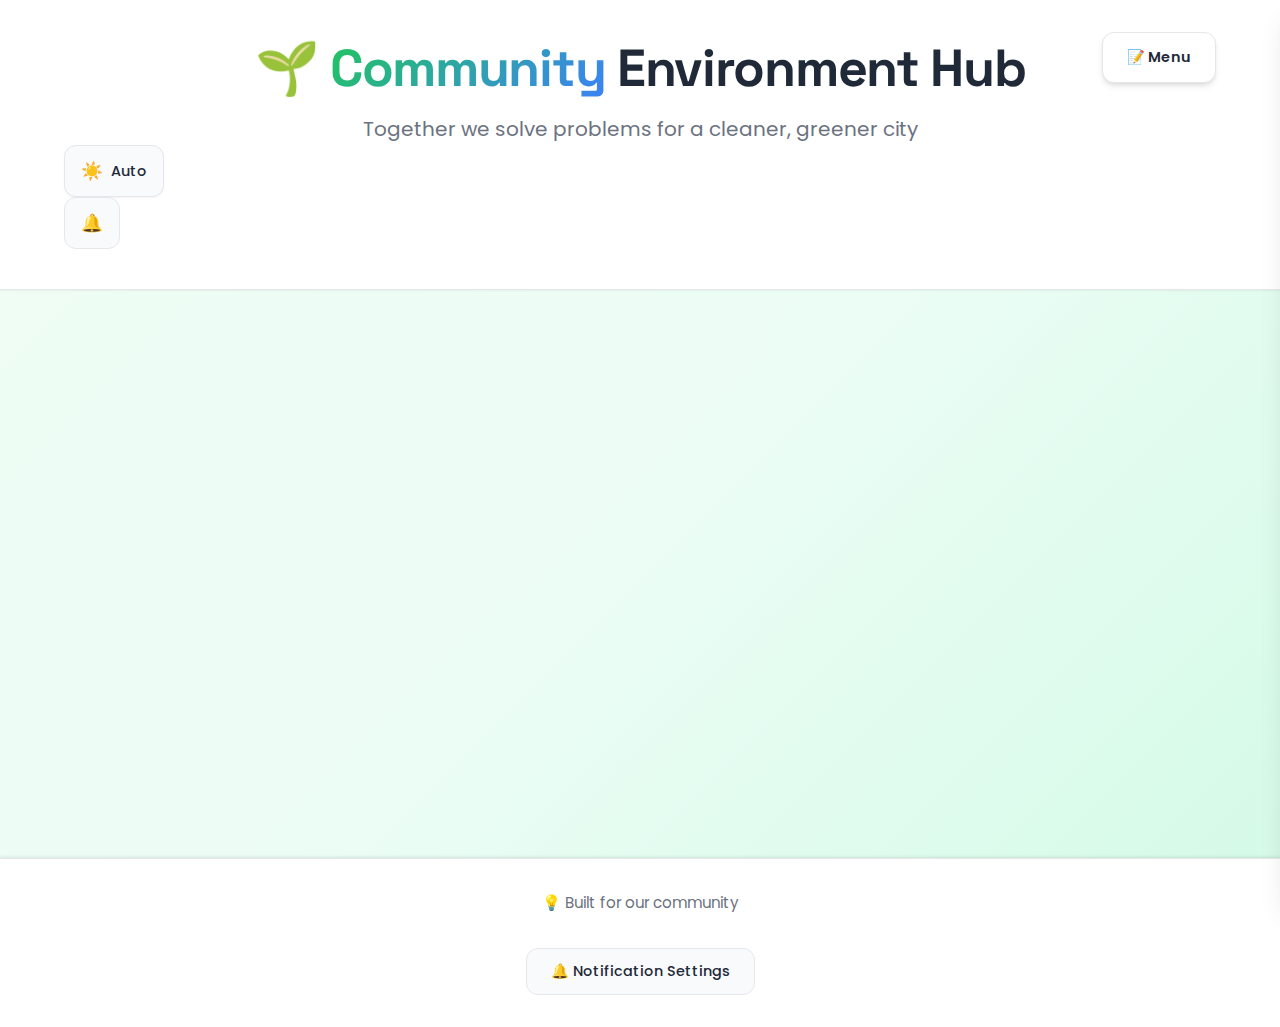
<file: index.html>
<!DOCTYPE html>
<html lang="en">
<head>
  <meta charset="UTF-8">
  <meta name="viewport" content="width=device-width, initial-scale=1.0">
  <meta name="theme-color" content="#059669">
  <meta name="description" content="Community-driven platform for reporting and tracking environmental issues">
  <title>Community Hub</title>
  <link rel="preconnect" href="https://fonts.googleapis.com">
  <link rel="preconnect" href="https://fonts.gstatic.com" crossorigin>
  <link href="https://fonts.googleapis.com/css2?family=Inter:wght@300;400;500;600;700;800&display=swap" rel="stylesheet">
  <link rel="stylesheet" href="global-enhancements.css">
  <link rel="manifest" href="manifest.json">
  <script src="theme-system.js"></script>
  <script src="notification-system.js"></script>
  
  <style>
    /* Modern Professional Community Hub Landing Page */
    @import url('https://fonts.googleapis.com/css2?family=Poppins:wght@300;400;500;600;700;800&family=Space+Grotesk:wght@300;400;500;600;700&family=JetBrains+Mono:wght@400;500&display=swap');
    
    :root {
      --primary: #22c55e;
      --primary-light: #4ade80;
      --primary-dark: #15803d;
      --accent: #0ea5e9;
      --accent-light: #38bdf8;
      --surface: #ffffff;
      --surface-dark: #f8fafc;
      --text-primary: #1f2937;
      --text-secondary: #6b7280;
      --text-light: #9ca3af;
      --border: #e5e7eb;
      --shadow-sm: 0 1px 2px 0 rgb(0 0 0 / 0.05);
      --shadow-md: 0 4px 6px -1px rgb(0 0 0 / 0.1), 0 2px 4px -2px rgb(0 0 0 / 0.1);
      --shadow-lg: 0 10px 15px -3px rgb(0 0 0 / 0.1), 0 4px 6px -4px rgb(0 0 0 / 0.1);
      --shadow-xl: 0 20px 25px -5px rgb(0 0 0 / 0.1), 0 8px 10px -6px rgb(0 0 0 / 0.1);
      --radius: 12px;
      --radius-lg: 16px;
      --radius-xl: 20px;
      --transition: all 0.3s cubic-bezier(0.4, 0, 0.2, 1);
    }
    
    * {
      margin: 0;
      padding: 0;
      box-sizing: border-box;
    }
    
    body.landing {
      font-family: 'Poppins', -apple-system, BlinkMacSystemFont, sans-serif;
      background: linear-gradient(135deg, #f0fdf4 0%, #ecfdf5 50%, #d1fae5 100%);
      color: var(--text-primary);
      min-height: 100vh;
      line-height: 1.6;
      font-weight: 400;
      -webkit-font-smoothing: antialiased;
      -moz-osx-font-smoothing: grayscale;
      margin: 0;
      padding: 0;
    }
    
    .main-container {
      min-height: 100vh;
      display: flex;
      flex-direction: column;
    }
    
    /* Ensure header is visible */
    header {
      display: block;
      position: relative;
      z-index: 100;
    }
    
    /* Header Section */
    header {
      background: var(--surface) !important;
      border-bottom: 1px solid var(--border);
      box-shadow: var(--shadow-sm);
      position: relative;
      z-index: 100;
      display: block !important;
      visibility: visible !important;
      opacity: 1 !important;
      width: 100%;
      min-height: 120px;
    }
    
    header .container {
      max-width: 1200px;
      margin: 0 auto;
      padding: 2.5rem 1.5rem;
      text-align: center;
      position: relative;
      min-height: 140px;
      display: flex !important;
      flex-direction: column;
      justify-content: center;
      align-items: center;
      visibility: visible !important;
      opacity: 1 !important;
    }
    
    header h1 {
      font-family: 'Space Grotesk', sans-serif !important;
      font-size: clamp(2.25rem, 5vw, 3.25rem) !important;
      font-weight: 700 !important;
      color: var(--text-primary) !important;
      margin-bottom: 1rem !important;
      letter-spacing: -0.025em;
      line-height: 1.1;
      display: block !important;
      visibility: visible !important;
      opacity: 1 !important;
      position: relative;
      z-index: 10;
    }
    
    header h1 .highlight {
      background: linear-gradient(135deg, var(--primary) 0%, var(--accent) 100%);
      background-clip: text;
      -webkit-background-clip: text;
      -webkit-text-fill-color: transparent;
      position: relative;
    }
    
    header p {
      font-size: 1.25rem !important;
      color: var(--text-secondary) !important;
      max-width: 600px;
      margin: 0 auto !important;
      font-weight: 400;
      display: block !important;
      visibility: visible !important;
      opacity: 1 !important;
      position: relative;
      z-index: 10;
    }
    
    .menu-btn {
      position: absolute !important;
      top: 2rem !important;
      right: 1.5rem !important;
      background: var(--surface) !important;
      border: 1px solid var(--border) !important;
      color: var(--text-primary) !important;
      padding: 0.875rem 1.5rem !important;
      border-radius: var(--radius) !important;
      font-family: 'Poppins', sans-serif !important;
      font-weight: 600 !important;
      font-size: 0.9rem !important;
      cursor: pointer !important;
      transition: var(--transition) !important;
      box-shadow: var(--shadow-md) !important;
      display: flex !important;
      align-items: center !important;
      gap: 0.5rem !important;
      z-index: 200 !important;
      visibility: visible !important;
      opacity: 1 !important;
    }
    
    .menu-btn:hover {
      background: var(--surface-dark) !important;
      border-color: var(--primary) !important;
      color: var(--primary) !important;
      box-shadow: var(--shadow-md) !important;
      transform: translateY(-1px) !important;
    }
    
    /* Main Content */
    .options {
      flex: 1;
      display: grid;
      grid-template-columns: repeat(auto-fit, minmax(300px, 1fr));
      gap: 2rem;
      max-width: 1200px;
      margin: 0 auto;
      padding: 2rem 1.5rem 4rem;
      align-items: stretch;
      justify-content: center;
    }
    
    /* Card Design */
    .card {
      background: var(--surface) !important;
      border: 1px solid var(--border);
      border-radius: var(--radius-lg);
      padding: 2rem;
      text-decoration: none;
      transition: var(--transition);
      box-shadow: var(--shadow-md);
      position: relative;
      overflow: hidden;
      display: flex;
      flex-direction: column;
      justify-content: center;
      text-align: center;
      min-height: 220px;
      height: auto;
    }
    
    .card::before {
      content: '';
      position: absolute;
      top: 0;
      left: 0;
      right: 0;
      height: 4px;
      background: linear-gradient(135deg, var(--primary), var(--accent));
      transform: scaleX(0);
      transform-origin: left;
      transition: transform 0.3s ease;
    }
    
    .card:hover::before {
      transform: scaleX(1);
    }
    
    .card:hover {
      border-color: var(--primary);
      box-shadow: var(--shadow-xl);
      transform: translateY(-8px);
    }
    
    .card .icon {
      font-size: 3rem;
      margin-bottom: 1.5rem;
      display: block;
    }
    
    .card h2 {
      font-family: 'Space Grotesk', sans-serif;
      font-size: 1.375rem;
      font-weight: 700;
      color: var(--text-primary) !important;
      margin-bottom: 1rem;
      line-height: 1.2;
      display: flex;
      align-items: center;
      justify-content: center;
      gap: 0.5rem;
    }
    
    .card p {
      color: var(--text-secondary) !important;
      font-size: 0.95rem;
      line-height: 1.5;
      margin: 0;
      opacity: 0.9;
    }
    
    .card.request {
      border-left: 4px solid #3b82f6;
    }
    
    .card.listed {
      border-left: 4px solid #8b5cf6;
    }
    
    .card.progress {
      border-left: 4px solid var(--primary);
    }
    
    .card.map {
      border-left: 4px solid #f59e0b;
    }
    
    /* Footer */
    footer {
      background: var(--surface);
      border-top: 1px solid var(--border);
      padding: 2rem 1.5rem;
      text-align: center;
      margin-top: auto;
      box-shadow: 0 -1px 3px 0 rgb(0 0 0 / 0.1);
    }
    
    footer p {
      color: var(--text-secondary);
      font-size: 0.95rem;
      margin-bottom: 2rem;
    }
    
    .footer-settings {
      display: flex;
      justify-content: center;
      gap: 1rem;
      flex-wrap: wrap;
    }
    
    .settings-btn {
      background: var(--surface-dark);
      border: 1px solid var(--border);
      color: var(--text-primary);
      padding: 0.75rem 1.5rem;
      border-radius: var(--radius);
      font-family: 'Poppins', sans-serif;
      font-weight: 500;
      font-size: 0.9rem;
      cursor: pointer;
      transition: var(--transition);
      display: flex;
      align-items: center;
      gap: 0.5rem;
    }
    
    .settings-btn:hover {
      background: var(--primary);
      border-color: var(--primary);
      color: white;
      box-shadow: var(--shadow-md);
      transform: translateY(-2px);
    }
    
    /* Navigation Overlay */
    .nav-overlay {
      position: fixed;
      inset: 0;
      background: rgba(0, 0, 0, 0.5);
      backdrop-filter: blur(8px);
      z-index: 1000;
      display: flex;
      align-items: center;
      justify-content: center;
      opacity: 0;
      visibility: hidden;
      transition: all 0.3s ease;
    }
    
    .nav-overlay.show {
      opacity: 1;
      visibility: visible;
    }
    
    .nav-content {
      background: var(--surface);
      border-radius: var(--radius-xl);
      padding: 2.5rem;
      min-width: 320px;
      max-width: 90vw;
      box-shadow: var(--shadow-xl);
      transform: scale(0.95) translateY(20px);
      transition: transform 0.3s ease;
      position: relative;
    }
    
    .nav-overlay.show .nav-content {
      transform: scale(1) translateY(0);
    }
    
    .nav-close {
      position: absolute;
      top: 1rem;
      right: 1rem;
      width: 32px;
      height: 32px;
      border-radius: 50%;
      background: var(--surface-dark);
      border: 1px solid var(--border);
      display: flex;
      align-items: center;
      justify-content: center;
      color: var(--text-secondary);
      text-decoration: none;
      font-size: 1.25rem;
      transition: var(--transition);
    }
    
    .nav-close:hover {
      background: #fee2e2;
      border-color: #fca5a5;
      color: #dc2626;
    }
    
    .nav-links {
      list-style: none;
      display: flex;
      flex-direction: column;
      gap: 0.75rem;
      margin-top: 1rem;
    }
    
    .nav-links a {
      display: flex;
      align-items: center;
      gap: 0.75rem;
      padding: 1rem 1.25rem;
      background: var(--surface-dark);
      border: 1px solid var(--border);
      border-radius: var(--radius);
      color: var(--text-primary);
      text-decoration: none;
      font-weight: 500;
      transition: var(--transition);
    }
    
    .nav-links a:hover {
      background: var(--primary);
      border-color: var(--primary);
      color: white;
      transform: translateX(4px);
    }
    
    /* Responsive Design */
    @media (max-width: 768px) {
      .options {
        grid-template-columns: 1fr;
        padding: 2rem 1rem 3rem;
        gap: 1.25rem;
      }
      
      .card {
        padding: 1.75rem 1.25rem;
        min-height: 200px;
      }
      
      header .container {
        padding: 1.25rem 1rem;
      }
      
      .menu-btn {
        top: 1.25rem !important;
        right: 1rem !important;
        padding: 0.625rem 1rem !important;
        font-size: 0.875rem !important;
      }
      
      .nav-content {
        margin: 0 1rem;
        padding: 1.5rem;
      }
    }
    
    @media (max-width: 480px) {
      header h1 {
        font-size: 2rem;
      }
      
      header p {
        font-size: 1.1rem;
      }
      
      .card h2 {
        font-size: 1.25rem;
        flex-direction: column;
        text-align: center;
        gap: 0.5rem;
      }
      
      .card .icon {
        font-size: 2.5rem;
        margin-bottom: 1rem;
      }
      
      .footer-settings {
        flex-direction: column;
        align-items: center;
      }
    }
    
    /* Accessibility */
    @media (prefers-reduced-motion: reduce) {
      *,
      *::before,
      *::after {
        animation-duration: 0.01ms !important;
        animation-iteration-count: 1 !important;
        transition-duration: 0.01ms !important;
      }
    }
    
    /* Focus styles for better accessibility */
    .menu-btn:focus,
    .settings-btn:focus,
    .nav-links a:focus,
    .card:focus {
      outline: 2px solid var(--primary);
      outline-offset: 2px;
    }
    
    /* Card animations */
    .card {
      opacity: 0;
      animation: fadeInUp 0.6s ease-out forwards;
    }
    
    @keyframes fadeInUp {
      from {
        opacity: 0;
        transform: translateY(30px);
      }
      to {
        opacity: 1;
        transform: translateY(0);
      }
    }
    
    .card:nth-child(1) { animation-delay: 0.2s; }
    .card:nth-child(2) { animation-delay: 0.4s; }
    .card:nth-child(3) { animation-delay: 0.6s; }
    .card:nth-child(4) { animation-delay: 0.8s; }
    
    /* Debug: Force header visibility */
    body header,
    body header .container,
    body header h1,
    body header p {
      display: block !important;
      visibility: visible !important;
      opacity: 1 !important;
      position: relative !important;
    }
  </style>
  <link rel="apple-touch-icon" href="data:image/svg+xml,<svg xmlns='http://www.w3.org/2000/svg' viewBox='0 0 100 100'><rect width='100' height='100' fill='%23667eea'/><text x='50' y='65' font-size='60' text-anchor='middle' fill='white'>🌱</text></svg>">
  <meta name="apple-mobile-web-app-capable" content="yes">
  <meta name="apple-mobile-web-app-status-bar-style" content="default">
  <meta name="apple-mobile-web-app-title" content="Community Hub">

</head>
<body class="landing">
  <!-- Navigation overlay -->
  <nav class="nav-overlay" id="navOverlay">
    <div class="nav-content">
      <a href="#" class="nav-close" id="navClose">&times;</a>
      <ul class="nav-links">
        <li><a href="Index.html">🏠 Home</a></li>
        <li><a href="request.html">📸 Report Issue</a></li>
        <li><a href="listed.html">📋 View Issues</a></li>
        <li><a href="progress.html">✅ Progress</a></li>
        <li><a href="map.html">🗺️ Interactive Map</a></li>
        <li><a href="test.html">🧪 System Test</a></li>
      </ul>
    </div>
  </nav>
  
  <div class="main-container">
    <header>
      <div class="container">
        <h1>🌱 <span class="highlight">Community</span> Environment Hub</h1>
        <p>Together we solve problems for a cleaner, greener city</p>
        <button onclick="toggleNav()" class="menu-btn" title="Open Navigation Menu">
          📝 Menu
        </button>
      </div>
    </header>

    <main class="options">
       <a href="request.html" class="card request stagger-item hover-lift">
        <h2>📸 Generate Request</h2>
        <p>Upload geo-tagged image & describe the problem</p>
      </a>

      <a href="listed.html" class="card listed stagger-item hover-lift">
        <h2>📋 Listed Problems</h2>
        <p>View submitted problems & their progress</p>
      </a>

      <a href="progress.html" class="card progress stagger-item hover-lift">
        <h2>✅ Progress Made</h2>
        <p>Check resolved issues with completion updates</p>
      </a>

      <a href="map.html" class="card map stagger-item hover-lift">
        <h2>🗺️ Interactive Map</h2>
        <p>View all issues on an interactive map with filters</p>
      </a>
    </main>
  
    <footer>
      <p>💡 Built for our community</p>
      <div class="footer-settings">
        <button id="notificationSettings" class="settings-btn">
          🔔 Notification Settings
        </button>
      </div>
    </footer>
  </div>
  
  <!-- PWA Installation prompt -->
  <div id="installPrompt" class="install-prompt" style="display: none;">
    <div class="install-content">
      <div class="install-header">
        <div class="install-icon">🌱</div>
        <div class="install-text">
          <h3>Install Community Hub</h3>
          <p>Add this app to your home screen for quick access and offline functionality!</p>
        </div>
      </div>
      <div class="install-actions">
        <button id="installBtn" class="install-btn-yes">Install App</button>
        <button id="dismissBtn" class="install-btn-no">Not now</button>
      </div>
    </div>
  </div>
  
  <script>
    // Service Worker Registration
    if ('serviceWorker' in navigator) {
      window.addEventListener('load', async () => {
        try {
          const registration = await navigator.serviceWorker.register('sw.js');
          console.log('🌱 Service Worker registered successfully:', registration.scope);
          
          // Check for updates
          registration.addEventListener('updatefound', () => {
            console.log('🔄 New service worker version found');
            const newWorker = registration.installing;
            newWorker.addEventListener('statechange', () => {
              if (newWorker.state === 'installed' && navigator.serviceWorker.controller) {
                // New content is available
                if (confirm('🆕 New version available! Refresh to update?')) {
                  window.location.reload();
                }
              }
            });
          });
        } catch (error) {
          console.error('❌ Service Worker registration failed:', error);
        }
      });
    }
    
    // PWA Install Prompt
    let deferredPrompt;
    const installPrompt = document.getElementById('installPrompt');
    const installBtn = document.getElementById('installBtn');
    const dismissBtn = document.getElementById('dismissBtn');
    
    window.addEventListener('beforeinstallprompt', (e) => {
      e.preventDefault();
      deferredPrompt = e;
      
      // Show custom install prompt after a delay
      setTimeout(() => {
        installPrompt.style.display = 'block';
        installPrompt.style.animation = 'slideUp 0.3s ease';
      }, 3000);
    });
    
    installBtn.addEventListener('click', async () => {
      if (deferredPrompt) {
        deferredPrompt.prompt();
        const { outcome } = await deferredPrompt.userChoice;
        console.log('PWA install outcome:', outcome);
        deferredPrompt = null;
      }
      installPrompt.style.display = 'none';
    });
    
    dismissBtn.addEventListener('click', () => {
      installPrompt.style.display = 'none';
      deferredPrompt = null;
      // Remember user's choice
      localStorage.setItem('installPromptDismissed', Date.now());
    });
    
    // Check if user previously dismissed
    const dismissed = localStorage.getItem('installPromptDismissed');
    if (dismissed && (Date.now() - dismissed) < 86400000 * 7) { // 7 days
      window.addEventListener('beforeinstallprompt', (e) => {
        e.preventDefault();
      });
    }
    
    // Notification permission request (only once per week)
    if ('Notification' in window && Notification.permission === 'default') {
      const notificationPromptShown = localStorage.getItem('notificationPromptShown');
      const oneWeekAgo = Date.now() - (7 * 24 * 60 * 60 * 1000); // 7 days in milliseconds
      
      if (!notificationPromptShown || parseInt(notificationPromptShown) < oneWeekAgo) {
        setTimeout(() => {
          const userWantsNotifications = confirm(
            '🔔 Would you like to receive notifications when you submit community issues?\n\n' +
            'You can change this later by clicking "Not now" to disable notifications completely.'
          );
          
          if (userWantsNotifications) {
            Notification.requestPermission();
          } else {
            // User declined, don't ask again for a week
            localStorage.setItem('notificationsDisabled', 'true');
          }
          
          // Remember that we've shown the prompt
          localStorage.setItem('notificationPromptShown', Date.now());
        }, 8000); // Increased delay to 8 seconds
      }
    }
    
    // Notification settings button
    document.getElementById('notificationSettings')?.addEventListener('click', () => {
      const currentStatus = Notification.permission;
      const isDisabled = localStorage.getItem('notificationsDisabled') === 'true';
      
      let message = `Current notification status: ${currentStatus}\n`;
      if (isDisabled) {
        message += 'Notifications are currently disabled by your choice.\n\n';
      }
      message += 'What would you like to do?\n\n';
      message += '1. Click OK to enable/request notifications\n';
      message += '2. Click Cancel to disable notifications';
      
      if (confirm(message)) {
        // User wants to enable notifications
        localStorage.removeItem('notificationsDisabled');
        if (currentStatus === 'default') {
          Notification.requestPermission();
        }
        alert('🔔 Notifications enabled! You\'ll receive notifications when submitting issues.');
      } else {
        // User wants to disable notifications
        localStorage.setItem('notificationsDisabled', 'true');
        alert('🔕 Notifications disabled. You won\'t receive any notification prompts.');
      }
    });
    
    // Navigation overlay functionality
    const navOverlay = document.getElementById('navOverlay');
    const navClose = document.getElementById('navClose');
    
    // Add menu button functionality (if you add a menu button later)
    function toggleNav() {
      navOverlay.classList.toggle('show');
    }
    
    // Close navigation
    if (navClose) {
      navClose.addEventListener('click', () => {
        navOverlay.classList.remove('show');
      });
    }
    
    // Close nav when clicking outside
    navOverlay.addEventListener('click', (e) => {
      if (e.target === navOverlay) {
        navOverlay.classList.remove('show');
      }
    });
    
    // Add keyboard support for navigation
    document.addEventListener('keydown', (e) => {
      if (e.key === 'Escape' && navOverlay.classList.contains('show')) {
        navOverlay.classList.remove('show');
      }
    });
  </script>
</body>
</html>
</file>
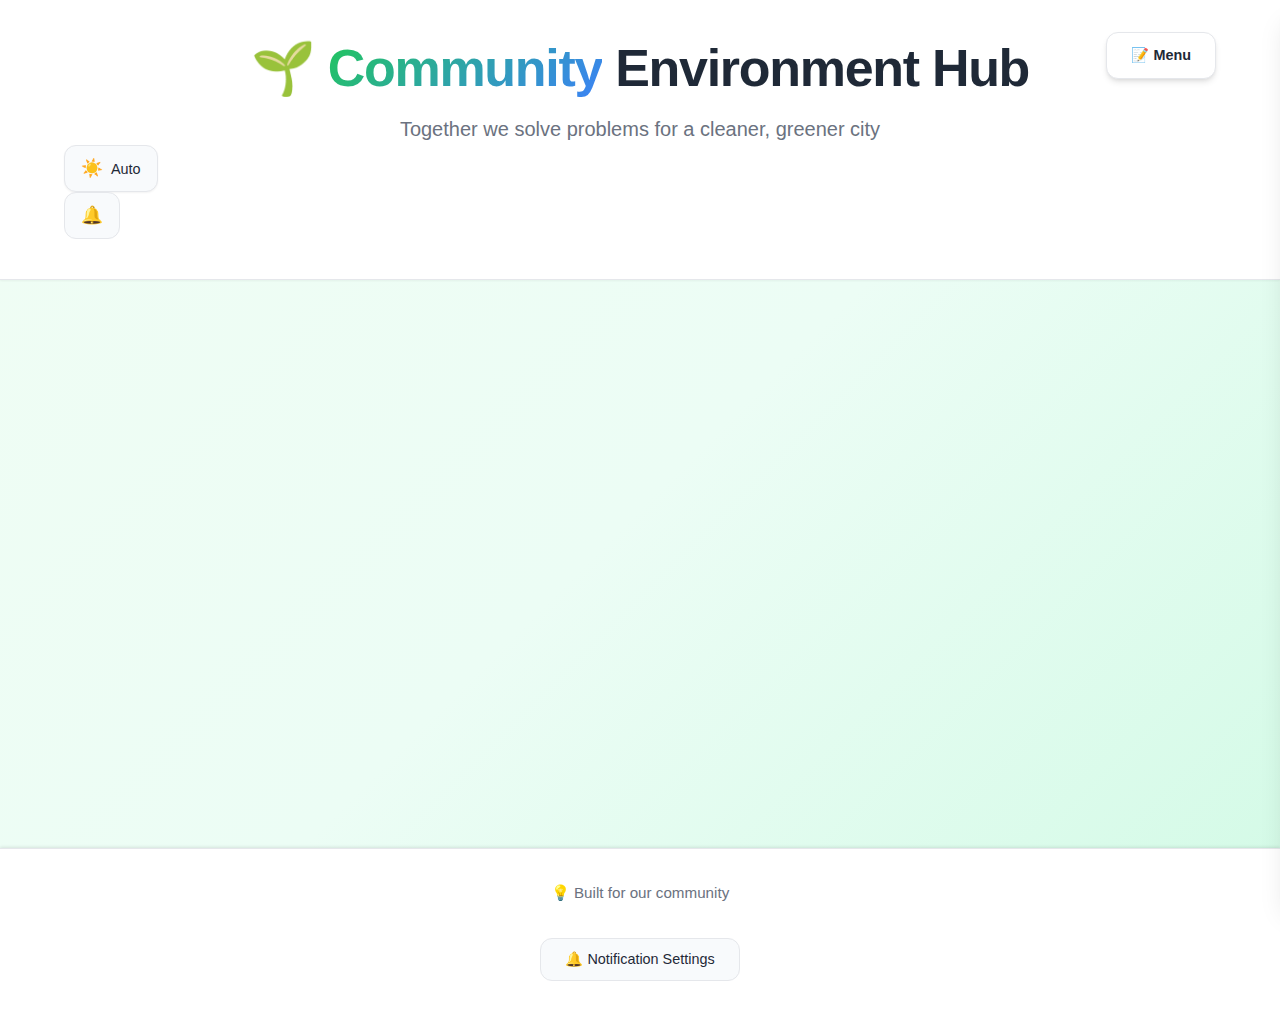
<file: Index.html>
<!DOCTYPE html>
<html lang="en">
<head>
  <meta charset="UTF-8">
  <meta name="viewport" content="width=device-width, initial-scale=1.0">
  <meta name="theme-color" content="#059669">
  <meta name="description" content="Community-driven platform for reporting and tracking environmental issues">
  <title>Community Hub</title>
  <link rel="preconnect" href="https://fonts.googleapis.com">
  <link rel="preconnect" href="https://fonts.gstatic.com" crossorigin>
  <link href="https://fonts.googleapis.com/css2?family=Inter:wght@300;400;500;600;700;800&display=swap" rel="stylesheet">
  <link rel="stylesheet" href="global-enhancements.css">
  <link rel="manifest" href="manifest.json">
  <script src="theme-system.js"></script>
  <script src="notification-system.js"></script>
  
  <style>
    /* Modern Professional Community Hub Landing Page */
    @import url('https://fonts.googleapis.com/css2?family=Poppins:wght@300;400;500;600;700;800&family=Space+Grotesk:wght@300;400;500;600;700&family=JetBrains+Mono:wght@400;500&display=swap');
    
    :root {
      --primary: #22c55e;
      --primary-light: #4ade80;
      --primary-dark: #15803d;
      --accent: #0ea5e9;
      --accent-light: #38bdf8;
      --surface: #ffffff;
      --surface-dark: #f8fafc;
      --text-primary: #1f2937;
      --text-secondary: #6b7280;
      --text-light: #9ca3af;
      --border: #e5e7eb;
      --shadow-sm: 0 1px 2px 0 rgb(0 0 0 / 0.05);
      --shadow-md: 0 4px 6px -1px rgb(0 0 0 / 0.1), 0 2px 4px -2px rgb(0 0 0 / 0.1);
      --shadow-lg: 0 10px 15px -3px rgb(0 0 0 / 0.1), 0 4px 6px -4px rgb(0 0 0 / 0.1);
      --shadow-xl: 0 20px 25px -5px rgb(0 0 0 / 0.1), 0 8px 10px -6px rgb(0 0 0 / 0.1);
      --radius: 12px;
      --radius-lg: 16px;
      --radius-xl: 20px;
      --transition: all 0.3s cubic-bezier(0.4, 0, 0.2, 1);
    }
    
    * {
      margin: 0;
      padding: 0;
      box-sizing: border-box;
    }
    
    body.landing {
      font-family: 'Poppins', -apple-system, BlinkMacSystemFont, sans-serif;
      background: linear-gradient(135deg, #f0fdf4 0%, #ecfdf5 50%, #d1fae5 100%);
      color: var(--text-primary);
      min-height: 100vh;
      line-height: 1.6;
      font-weight: 400;
      -webkit-font-smoothing: antialiased;
      -moz-osx-font-smoothing: grayscale;
      margin: 0;
      padding: 0;
    }
    
    .main-container {
      min-height: 100vh;
      display: flex;
      flex-direction: column;
    }
    
    /* Ensure header is visible */
    header {
      display: block;
      position: relative;
      z-index: 100;
    }
    
    /* Header Section */
    header {
      background: var(--surface) !important;
      border-bottom: 1px solid var(--border);
      box-shadow: var(--shadow-sm);
      position: relative;
      z-index: 100;
      display: block !important;
      visibility: visible !important;
      opacity: 1 !important;
      width: 100%;
      min-height: 120px;
    }
    
    header .container {
      max-width: 1200px;
      margin: 0 auto;
      padding: 2.5rem 1.5rem;
      text-align: center;
      position: relative;
      min-height: 140px;
      display: flex !important;
      flex-direction: column;
      justify-content: center;
      align-items: center;
      visibility: visible !important;
      opacity: 1 !important;
    }
    
    header h1 {
      font-family: 'Space Grotesk', sans-serif !important;
      font-size: clamp(2.25rem, 5vw, 3.25rem) !important;
      font-weight: 700 !important;
      color: var(--text-primary) !important;
      margin-bottom: 1rem !important;
      letter-spacing: -0.025em;
      line-height: 1.1;
      display: block !important;
      visibility: visible !important;
      opacity: 1 !important;
      position: relative;
      z-index: 10;
    }
    
    header h1 .highlight {
      background: linear-gradient(135deg, var(--primary) 0%, var(--accent) 100%);
      background-clip: text;
      -webkit-background-clip: text;
      -webkit-text-fill-color: transparent;
      position: relative;
    }
    
    header p {
      font-size: 1.25rem !important;
      color: var(--text-secondary) !important;
      max-width: 600px;
      margin: 0 auto !important;
      font-weight: 400;
      display: block !important;
      visibility: visible !important;
      opacity: 1 !important;
      position: relative;
      z-index: 10;
    }
    
    .menu-btn {
      position: absolute !important;
      top: 2rem !important;
      right: 1.5rem !important;
      background: var(--surface) !important;
      border: 1px solid var(--border) !important;
      color: var(--text-primary) !important;
      padding: 0.875rem 1.5rem !important;
      border-radius: var(--radius) !important;
      font-family: 'Poppins', sans-serif !important;
      font-weight: 600 !important;
      font-size: 0.9rem !important;
      cursor: pointer !important;
      transition: var(--transition) !important;
      box-shadow: var(--shadow-md) !important;
      display: flex !important;
      align-items: center !important;
      gap: 0.5rem !important;
      z-index: 200 !important;
      visibility: visible !important;
      opacity: 1 !important;
    }
    
    .menu-btn:hover {
      background: var(--surface-dark) !important;
      border-color: var(--primary) !important;
      color: var(--primary) !important;
      box-shadow: var(--shadow-md) !important;
      transform: translateY(-1px) !important;
    }
    
    /* Main Content */
    .options {
      flex: 1;
      display: grid;
      grid-template-columns: repeat(auto-fit, minmax(300px, 1fr));
      gap: 2rem;
      max-width: 1200px;
      margin: 0 auto;
      padding: 2rem 1.5rem 4rem;
      align-items: stretch;
      justify-content: center;
    }
    
    /* Card Design */
    .card {
      background: var(--surface) !important;
      border: 1px solid var(--border);
      border-radius: var(--radius-lg);
      padding: 2rem;
      text-decoration: none;
      transition: var(--transition);
      box-shadow: var(--shadow-md);
      position: relative;
      overflow: hidden;
      display: flex;
      flex-direction: column;
      justify-content: center;
      text-align: center;
      min-height: 220px;
      height: auto;
    }
    
    .card::before {
      content: '';
      position: absolute;
      top: 0;
      left: 0;
      right: 0;
      height: 4px;
      background: linear-gradient(135deg, var(--primary), var(--accent));
      transform: scaleX(0);
      transform-origin: left;
      transition: transform 0.3s ease;
    }
    
    .card:hover::before {
      transform: scaleX(1);
    }
    
    .card:hover {
      border-color: var(--primary);
      box-shadow: var(--shadow-xl);
      transform: translateY(-8px);
    }
    
    .card .icon {
      font-size: 3rem;
      margin-bottom: 1.5rem;
      display: block;
    }
    
    .card h2 {
      font-family: 'Space Grotesk', sans-serif;
      font-size: 1.375rem;
      font-weight: 700;
      color: var(--text-primary) !important;
      margin-bottom: 1rem;
      line-height: 1.2;
      display: flex;
      align-items: center;
      justify-content: center;
      gap: 0.5rem;
    }
    
    .card p {
      color: var(--text-secondary) !important;
      font-size: 0.95rem;
      line-height: 1.5;
      margin: 0;
      opacity: 0.9;
    }
    
    .card.request {
      border-left: 4px solid #3b82f6;
    }
    
    .card.listed {
      border-left: 4px solid #8b5cf6;
    }
    
    .card.progress {
      border-left: 4px solid var(--primary);
    }
    
    .card.map {
      border-left: 4px solid #f59e0b;
    }
    
    /* Footer */
    footer {
      background: var(--surface);
      border-top: 1px solid var(--border);
      padding: 2rem 1.5rem;
      text-align: center;
      margin-top: auto;
      box-shadow: 0 -1px 3px 0 rgb(0 0 0 / 0.1);
    }
    
    footer p {
      color: var(--text-secondary);
      font-size: 0.95rem;
      margin-bottom: 2rem;
    }
    
    .footer-settings {
      display: flex;
      justify-content: center;
      gap: 1rem;
      flex-wrap: wrap;
    }
    
    .settings-btn {
      background: var(--surface-dark);
      border: 1px solid var(--border);
      color: var(--text-primary);
      padding: 0.75rem 1.5rem;
      border-radius: var(--radius);
      font-family: 'Poppins', sans-serif;
      font-weight: 500;
      font-size: 0.9rem;
      cursor: pointer;
      transition: var(--transition);
      display: flex;
      align-items: center;
      gap: 0.5rem;
    }
    
    .settings-btn:hover {
      background: var(--primary);
      border-color: var(--primary);
      color: white;
      box-shadow: var(--shadow-md);
      transform: translateY(-2px);
    }
    
    /* Navigation Overlay */
    .nav-overlay {
      position: fixed;
      inset: 0;
      background: rgba(0, 0, 0, 0.5);
      backdrop-filter: blur(8px);
      z-index: 1000;
      display: flex;
      align-items: center;
      justify-content: center;
      opacity: 0;
      visibility: hidden;
      transition: all 0.3s ease;
    }
    
    .nav-overlay.show {
      opacity: 1;
      visibility: visible;
    }
    
    .nav-content {
      background: var(--surface);
      border-radius: var(--radius-xl);
      padding: 2.5rem;
      min-width: 320px;
      max-width: 90vw;
      box-shadow: var(--shadow-xl);
      transform: scale(0.95) translateY(20px);
      transition: transform 0.3s ease;
      position: relative;
    }
    
    .nav-overlay.show .nav-content {
      transform: scale(1) translateY(0);
    }
    
    .nav-close {
      position: absolute;
      top: 1rem;
      right: 1rem;
      width: 32px;
      height: 32px;
      border-radius: 50%;
      background: var(--surface-dark);
      border: 1px solid var(--border);
      display: flex;
      align-items: center;
      justify-content: center;
      color: var(--text-secondary);
      text-decoration: none;
      font-size: 1.25rem;
      transition: var(--transition);
    }
    
    .nav-close:hover {
      background: #fee2e2;
      border-color: #fca5a5;
      color: #dc2626;
    }
    
    .nav-links {
      list-style: none;
      display: flex;
      flex-direction: column;
      gap: 0.75rem;
      margin-top: 1rem;
    }
    
    .nav-links a {
      display: flex;
      align-items: center;
      gap: 0.75rem;
      padding: 1rem 1.25rem;
      background: var(--surface-dark);
      border: 1px solid var(--border);
      border-radius: var(--radius);
      color: var(--text-primary);
      text-decoration: none;
      font-weight: 500;
      transition: var(--transition);
    }
    
    .nav-links a:hover {
      background: var(--primary);
      border-color: var(--primary);
      color: white;
      transform: translateX(4px);
    }
    
    /* Responsive Design */
    @media (max-width: 768px) {
      .options {
        grid-template-columns: 1fr;
        padding: 2rem 1rem 3rem;
        gap: 1.25rem;
      }
      
      .card {
        padding: 1.75rem 1.25rem;
        min-height: 200px;
      }
      
      header .container {
        padding: 1.25rem 1rem;
      }
      
      .menu-btn {
        top: 1.25rem !important;
        right: 1rem !important;
        padding: 0.625rem 1rem !important;
        font-size: 0.875rem !important;
      }
      
      .nav-content {
        margin: 0 1rem;
        padding: 1.5rem;
      }
    }
    
    @media (max-width: 480px) {
      header h1 {
        font-size: 2rem;
      }
      
      header p {
        font-size: 1.1rem;
      }
      
      .card h2 {
        font-size: 1.25rem;
        flex-direction: column;
        text-align: center;
        gap: 0.5rem;
      }
      
      .card .icon {
        font-size: 2.5rem;
        margin-bottom: 1rem;
      }
      
      .footer-settings {
        flex-direction: column;
        align-items: center;
      }
    }
    
    /* Accessibility */
    @media (prefers-reduced-motion: reduce) {
      *,
      *::before,
      *::after {
        animation-duration: 0.01ms !important;
        animation-iteration-count: 1 !important;
        transition-duration: 0.01ms !important;
      }
    }
    
    /* Focus styles for better accessibility */
    .menu-btn:focus,
    .settings-btn:focus,
    .nav-links a:focus,
    .card:focus {
      outline: 2px solid var(--primary);
      outline-offset: 2px;
    }
    
    /* Card animations */
    .card {
      opacity: 0;
      animation: fadeInUp 0.6s ease-out forwards;
    }
    
    @keyframes fadeInUp {
      from {
        opacity: 0;
        transform: translateY(30px);
      }
      to {
        opacity: 1;
        transform: translateY(0);
      }
    }
    
    .card:nth-child(1) { animation-delay: 0.2s; }
    .card:nth-child(2) { animation-delay: 0.4s; }
    .card:nth-child(3) { animation-delay: 0.6s; }
    .card:nth-child(4) { animation-delay: 0.8s; }
    
    /* Debug: Force header visibility */
    body header,
    body header .container,
    body header h1,
    body header p {
      display: block !important;
      visibility: visible !important;
      opacity: 1 !important;
      position: relative !important;
    }
  </style>
  <link rel="apple-touch-icon" href="data:image/svg+xml,<svg xmlns='http://www.w3.org/2000/svg' viewBox='0 0 100 100'><rect width='100' height='100' fill='%23667eea'/><text x='50' y='65' font-size='60' text-anchor='middle' fill='white'>🌱</text></svg>">
  <meta name="apple-mobile-web-app-capable" content="yes">
  <meta name="apple-mobile-web-app-status-bar-style" content="default">
  <meta name="apple-mobile-web-app-title" content="Community Hub">

</head>
<body class="landing">
  <!-- Navigation overlay -->
  <nav class="nav-overlay" id="navOverlay">
    <div class="nav-content">
      <a href="#" class="nav-close" id="navClose">&times;</a>
      <ul class="nav-links">
        <li><a href="Index.html">🏠 Home</a></li>
        <li><a href="request.html">📸 Report Issue</a></li>
        <li><a href="listed.html">📋 View Issues</a></li>
        <li><a href="progress.html">✅ Progress</a></li>
        <li><a href="map.html">🗺️ Interactive Map</a></li>
        <li><a href="test.html">🧪 System Test</a></li>
      </ul>
    </div>
  </nav>
  
  <div class="main-container">
    <header>
      <div class="container">
        <h1>🌱 <span class="highlight">Community</span> Environment Hub</h1>
        <p>Together we solve problems for a cleaner, greener city</p>
        <button onclick="toggleNav()" class="menu-btn" title="Open Navigation Menu">
          📝 Menu
        </button>
      </div>
    </header>

    <main class="options">
       <a href="request.html" class="card request stagger-item hover-lift">
        <h2>📸 Generate Request</h2>
        <p>Upload geo-tagged image & describe the problem</p>
      </a>

      <a href="listed.html" class="card listed stagger-item hover-lift">
        <h2>📋 Listed Problems</h2>
        <p>View submitted problems & their progress</p>
      </a>

      <a href="progress.html" class="card progress stagger-item hover-lift">
        <h2>✅ Progress Made</h2>
        <p>Check resolved issues with completion updates</p>
      </a>

      <a href="map.html" class="card map stagger-item hover-lift">
        <h2>🗺️ Interactive Map</h2>
        <p>View all issues on an interactive map with filters</p>
      </a>
    </main>
  
    <footer>
      <p>💡 Built for our community</p>
      <div class="footer-settings">
        <button id="notificationSettings" class="settings-btn">
          🔔 Notification Settings
        </button>
      </div>
    </footer>
  </div>
  
  <!-- PWA Installation prompt -->
  <div id="installPrompt" class="install-prompt" style="display: none;">
    <div class="install-content">
      <div class="install-header">
        <div class="install-icon">🌱</div>
        <div class="install-text">
          <h3>Install Community Hub</h3>
          <p>Add this app to your home screen for quick access and offline functionality!</p>
        </div>
      </div>
      <div class="install-actions">
        <button id="installBtn" class="install-btn-yes">Install App</button>
        <button id="dismissBtn" class="install-btn-no">Not now</button>
      </div>
    </div>
  </div>
  
  <script>
    // Service Worker Registration
    if ('serviceWorker' in navigator) {
      window.addEventListener('load', async () => {
        try {
          const registration = await navigator.serviceWorker.register('sw.js');
          console.log('🌱 Service Worker registered successfully:', registration.scope);
          
          // Check for updates
          registration.addEventListener('updatefound', () => {
            console.log('🔄 New service worker version found');
            const newWorker = registration.installing;
            newWorker.addEventListener('statechange', () => {
              if (newWorker.state === 'installed' && navigator.serviceWorker.controller) {
                // New content is available
                if (confirm('🆕 New version available! Refresh to update?')) {
                  window.location.reload();
                }
              }
            });
          });
        } catch (error) {
          console.error('❌ Service Worker registration failed:', error);
        }
      });
    }
    
    // PWA Install Prompt
    let deferredPrompt;
    const installPrompt = document.getElementById('installPrompt');
    const installBtn = document.getElementById('installBtn');
    const dismissBtn = document.getElementById('dismissBtn');
    
    window.addEventListener('beforeinstallprompt', (e) => {
      e.preventDefault();
      deferredPrompt = e;
      
      // Show custom install prompt after a delay
      setTimeout(() => {
        installPrompt.style.display = 'block';
        installPrompt.style.animation = 'slideUp 0.3s ease';
      }, 3000);
    });
    
    installBtn.addEventListener('click', async () => {
      if (deferredPrompt) {
        deferredPrompt.prompt();
        const { outcome } = await deferredPrompt.userChoice;
        console.log('PWA install outcome:', outcome);
        deferredPrompt = null;
      }
      installPrompt.style.display = 'none';
    });
    
    dismissBtn.addEventListener('click', () => {
      installPrompt.style.display = 'none';
      deferredPrompt = null;
      // Remember user's choice
      localStorage.setItem('installPromptDismissed', Date.now());
    });
    
    // Check if user previously dismissed
    const dismissed = localStorage.getItem('installPromptDismissed');
    if (dismissed && (Date.now() - dismissed) < 86400000 * 7) { // 7 days
      window.addEventListener('beforeinstallprompt', (e) => {
        e.preventDefault();
      });
    }
    
    // Notification permission request (only once per week)
    if ('Notification' in window && Notification.permission === 'default') {
      const notificationPromptShown = localStorage.getItem('notificationPromptShown');
      const oneWeekAgo = Date.now() - (7 * 24 * 60 * 60 * 1000); // 7 days in milliseconds
      
      if (!notificationPromptShown || parseInt(notificationPromptShown) < oneWeekAgo) {
        setTimeout(() => {
          const userWantsNotifications = confirm(
            '🔔 Would you like to receive notifications when you submit community issues?\n\n' +
            'You can change this later by clicking "Not now" to disable notifications completely.'
          );
          
          if (userWantsNotifications) {
            Notification.requestPermission();
          } else {
            // User declined, don't ask again for a week
            localStorage.setItem('notificationsDisabled', 'true');
          }
          
          // Remember that we've shown the prompt
          localStorage.setItem('notificationPromptShown', Date.now());
        }, 8000); // Increased delay to 8 seconds
      }
    }
    
    // Notification settings button
    document.getElementById('notificationSettings')?.addEventListener('click', () => {
      const currentStatus = Notification.permission;
      const isDisabled = localStorage.getItem('notificationsDisabled') === 'true';
      
      let message = `Current notification status: ${currentStatus}\n`;
      if (isDisabled) {
        message += 'Notifications are currently disabled by your choice.\n\n';
      }
      message += 'What would you like to do?\n\n';
      message += '1. Click OK to enable/request notifications\n';
      message += '2. Click Cancel to disable notifications';
      
      if (confirm(message)) {
        // User wants to enable notifications
        localStorage.removeItem('notificationsDisabled');
        if (currentStatus === 'default') {
          Notification.requestPermission();
        }
        alert('🔔 Notifications enabled! You\'ll receive notifications when submitting issues.');
      } else {
        // User wants to disable notifications
        localStorage.setItem('notificationsDisabled', 'true');
        alert('🔕 Notifications disabled. You won\'t receive any notification prompts.');
      }
    });
    
    // Navigation overlay functionality
    const navOverlay = document.getElementById('navOverlay');
    const navClose = document.getElementById('navClose');
    
    // Add menu button functionality (if you add a menu button later)
    function toggleNav() {
      navOverlay.classList.toggle('show');
    }
    
    // Close navigation
    if (navClose) {
      navClose.addEventListener('click', () => {
        navOverlay.classList.remove('show');
      });
    }
    
    // Close nav when clicking outside
    navOverlay.addEventListener('click', (e) => {
      if (e.target === navOverlay) {
        navOverlay.classList.remove('show');
      }
    });
    
    // Add keyboard support for navigation
    document.addEventListener('keydown', (e) => {
      if (e.key === 'Escape' && navOverlay.classList.contains('show')) {
        navOverlay.classList.remove('show');
      }
    });
  </script>
</body>
</html>
</file>
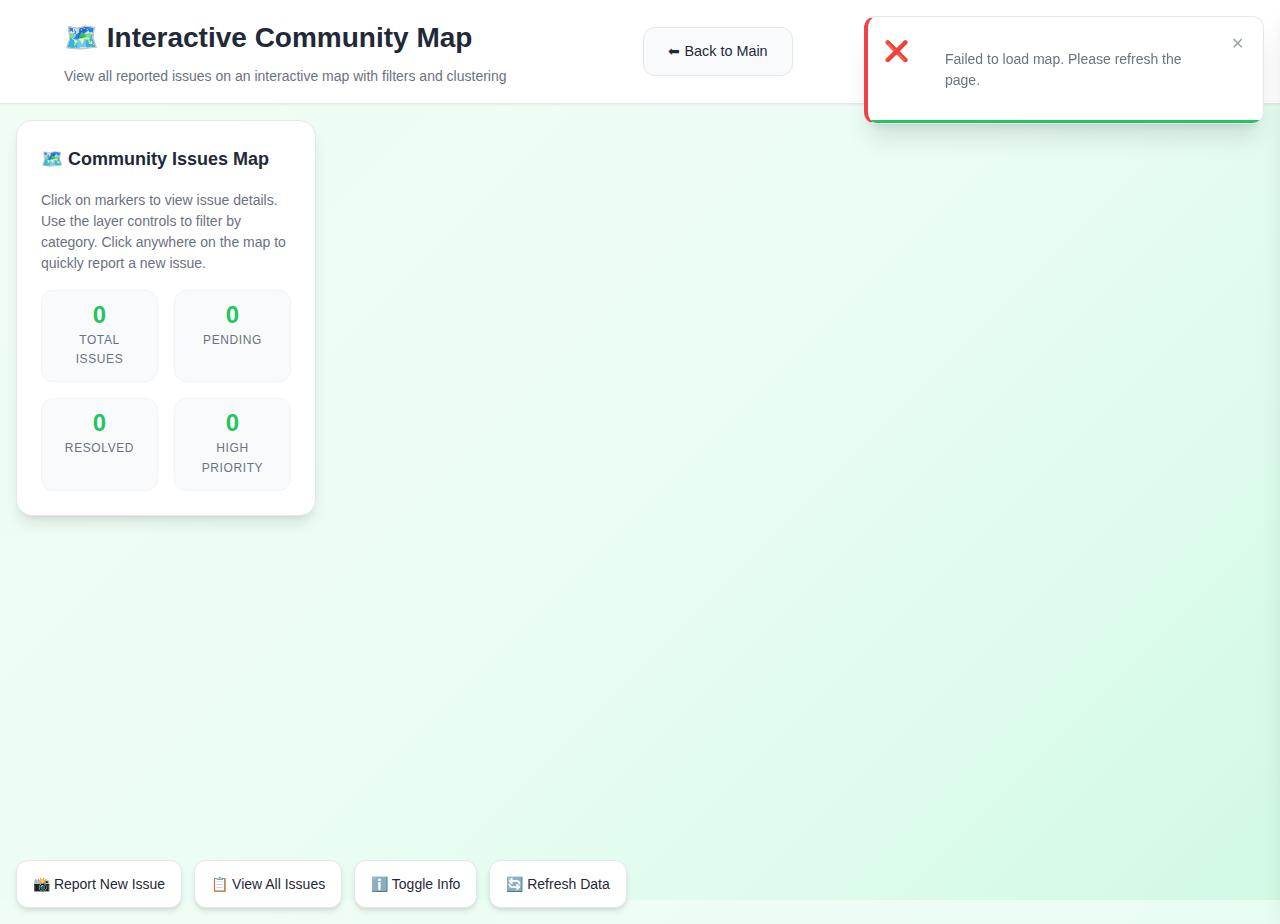
<file: map.html>
<!DOCTYPE html>
<html lang="en">
<head>
  <meta charset="UTF-8">
  <meta name="viewport" content="width=device-width, initial-scale=1.0">
  <meta name="theme-color" content="#059669">
  <title>Interactive Map - Community Hub</title>
  <link rel="preconnect" href="https://fonts.googleapis.com">
  <link rel="preconnect" href="https://fonts.gstatic.com" crossorigin>
  <link href="https://fonts.googleapis.com/css2?family=Inter:wght@300;400;500;600;700;800&display=swap" rel="stylesheet">
  <link rel="stylesheet" href="global-enhancements.css">
  <script src="theme-system.js"></script>
  <script src="notification-system.js"></script>
  <script src="map-system.js"></script>
  
  <style>
    /* Map Page Specific Styles */
    :root {
      --primary: #22c55e;
      --primary-light: #4ade80;
      --primary-dark: #15803d;
      --accent: #3b82f6;
      --accent-light: #60a5fa;
      --surface: #ffffff;
      --surface-dark: #f8fafc;
      --surface-darker: #f1f5f9;
      --text-primary: #1f2937;
      --text-secondary: #6b7280;
      --text-light: #9ca3af;
      --border: #e5e7eb;
      --border-light: #f3f4f6;
      --shadow-sm: 0 1px 2px 0 rgb(0 0 0 / 0.05);
      --shadow-md: 0 4px 6px -1px rgb(0 0 0 / 0.1), 0 2px 4px -2px rgb(0 0 0 / 0.1);
      --shadow-lg: 0 10px 15px -3px rgb(0 0 0 / 0.1), 0 4px 6px -4px rgb(0 0 0 / 0.1);
      --shadow-xl: 0 20px 25px -5px rgb(0 0 0 / 0.1), 0 8px 10px -6px rgb(0 0 0 / 0.1);
      --radius: 12px;
      --radius-lg: 16px;
      --radius-xl: 20px;
      --transition: all 0.3s cubic-bezier(0.4, 0, 0.2, 1);
    }

    * {
      margin: 0;
      padding: 0;
      box-sizing: border-box;
    }

    body {
      font-family: 'Inter', -apple-system, BlinkMacSystemFont, sans-serif;
      background: linear-gradient(135deg, #f0fdf4 0%, #ecfdf5 50%, #d1fae5 100%);
      color: var(--text-primary);
      line-height: 1.6;
      font-weight: 400;
      -webkit-font-smoothing: antialiased;
      -moz-osx-font-smoothing: grayscale;
    }

    /* Header Section */
    header {
      background: var(--surface);
      border-bottom: 1px solid var(--border);
      box-shadow: var(--shadow-sm);
      position: relative;
      z-index: 1000;
    }

    .header-inner {
      max-width: 1200px;
      margin: 0 auto;
      padding: 1rem 1.5rem;
      display: flex;
      align-items: center;
      justify-content: space-between;
    }

    header h1 {
      font-size: clamp(1.25rem, 3vw, 1.75rem);
      font-weight: 700;
      color: var(--text-primary);
      display: flex;
      align-items: center;
      gap: 0.5rem;
    }

    .subtitle {
      font-size: 0.875rem;
      color: var(--text-secondary);
      margin-top: 0.25rem;
    }

    .back {
      background: var(--surface-dark);
      border: 1px solid var(--border);
      color: var(--text-primary);
      padding: 0.75rem 1.5rem;
      border-radius: var(--radius);
      text-decoration: none;
      font-weight: 500;
      font-size: 0.9rem;
      transition: var(--transition);
      display: flex;
      align-items: center;
      gap: 0.5rem;
    }

    .back:hover {
      background: var(--primary);
      border-color: var(--primary);
      color: white;
      transform: translateY(-1px);
      box-shadow: var(--shadow-md);
    }

    /* Main Content */
    .main-container {
      display: flex;
      flex-direction: column;
      height: 100vh;
    }

    .map-container {
      flex: 1;
      position: relative;
      min-height: calc(100vh - 80px);
    }

    #map {
      width: 100%;
      height: 100%;
      border-radius: 0;
    }

    /* Map Info Panel */
    .map-info {
      position: absolute;
      top: 1rem;
      left: 1rem;
      background: var(--surface);
      border: 1px solid var(--border);
      border-radius: var(--radius-lg);
      padding: 1.5rem;
      box-shadow: var(--shadow-lg);
      max-width: 300px;
      z-index: 1000;
    }

    .map-info h3 {
      margin: 0 0 1rem 0;
      color: var(--text-primary);
      font-size: 1.125rem;
      font-weight: 600;
    }

    .map-info p {
      margin: 0 0 1rem 0;
      color: var(--text-secondary);
      font-size: 0.875rem;
      line-height: 1.5;
    }

    .map-stats {
      display: grid;
      grid-template-columns: repeat(2, 1fr);
      gap: 1rem;
      margin-top: 1rem;
    }

    .stat-item {
      text-align: center;
      padding: 0.75rem;
      background: var(--surface-dark);
      border-radius: var(--radius);
      border: 1px solid var(--border-light);
    }

    .stat-number {
      font-size: 1.5rem;
      font-weight: 700;
      color: var(--primary);
      line-height: 1;
      margin-bottom: 0.25rem;
    }

    .stat-label {
      font-size: 0.75rem;
      color: var(--text-secondary);
      text-transform: uppercase;
      letter-spacing: 0.05em;
    }

    /* Quick Actions */
    .quick-actions {
      position: absolute;
      bottom: 1rem;
      left: 1rem;
      display: flex;
      gap: 0.75rem;
      z-index: 1000;
    }

    .quick-action-btn {
      background: var(--surface);
      border: 1px solid var(--border);
      color: var(--text-primary);
      padding: 0.75rem 1rem;
      border-radius: var(--radius);
      font-family: inherit;
      font-weight: 500;
      font-size: 0.875rem;
      cursor: pointer;
      transition: var(--transition);
      display: flex;
      align-items: center;
      gap: 0.5rem;
      box-shadow: var(--shadow-md);
      text-decoration: none;
    }

    .quick-action-btn:hover {
      background: var(--primary);
      border-color: var(--primary);
      color: white;
      transform: translateY(-2px);
      box-shadow: var(--shadow-lg);
    }

    /* Loading State */
    .map-loading {
      position: absolute;
      inset: 0;
      background: var(--surface);
      display: flex;
      flex-direction: column;
      align-items: center;
      justify-content: center;
      z-index: 999;
    }

    .loading-spinner {
      width: 40px;
      height: 40px;
      border: 4px solid var(--border-light);
      border-top: 4px solid var(--primary);
      border-radius: 50%;
      animation: spin 1s linear infinite;
      margin-bottom: 1rem;
    }

    @keyframes spin {
      0% { transform: rotate(0deg); }
      100% { transform: rotate(360deg); }
    }

    .loading-text {
      color: var(--text-secondary);
      font-size: 0.95rem;
    }

    /* Mobile Responsive */
    @media (max-width: 768px) {
      .header-inner {
        padding: 0.75rem 1rem;
      }

      .map-info {
        position: static;
        margin: 1rem;
        max-width: none;
      }

      .map-container {
        min-height: calc(100vh - 200px);
      }

      .quick-actions {
        position: static;
        margin: 1rem;
        justify-content: center;
        flex-wrap: wrap;
      }

      .map-stats {
        grid-template-columns: repeat(4, 1fr);
        gap: 0.5rem;
      }

      .stat-item {
        padding: 0.5rem;
      }

      .stat-number {
        font-size: 1.25rem;
      }
    }

    @media (max-width: 480px) {
      .quick-actions {
        flex-direction: column;
      }

      .quick-action-btn {
        justify-content: center;
      }

      .map-stats {
        grid-template-columns: repeat(2, 1fr);
      }
    }

    /* Hide info panel on small screens when map is interactive */
    @media (max-width: 768px) {
      .map-info.hide-mobile {
        display: none;
      }
      
      .map-container.fullscreen .map-info {
        display: none;
      }
    }
  </style>
</head>
<body>
  <div class="main-container">
    <header>
      <div class="header-inner">
        <div>
          <h1>🗺️ Interactive Community Map</h1>
          <p class="subtitle">View all reported issues on an interactive map with filters and clustering</p>
        </div>
        <a href="Index.html" class="back">⬅ Back to Main</a>
      </div>
    </header>

    <div class="map-container">
      <!-- Loading State -->
      <div class="map-loading" id="mapLoading">
        <div class="loading-spinner"></div>
        <p class="loading-text">Loading interactive map...</p>
      </div>

      <!-- Map Info Panel -->
      <div class="map-info" id="mapInfo">
        <h3>🗺️ Community Issues Map</h3>
        <p>Click on markers to view issue details. Use the layer controls to filter by category. Click anywhere on the map to quickly report a new issue.</p>
        
        <div class="map-stats" id="mapStats">
          <div class="stat-item">
            <div class="stat-number" id="totalIssues">0</div>
            <div class="stat-label">Total Issues</div>
          </div>
          <div class="stat-item">
            <div class="stat-number" id="pendingIssues">0</div>
            <div class="stat-label">Pending</div>
          </div>
          <div class="stat-item">
            <div class="stat-number" id="resolvedIssues">0</div>
            <div class="stat-label">Resolved</div>
          </div>
          <div class="stat-item">
            <div class="stat-number" id="highPriority">0</div>
            <div class="stat-label">High Priority</div>
          </div>
        </div>
      </div>

      <!-- Map Container -->
      <div id="map"></div>

      <!-- Quick Actions -->
      <div class="quick-actions">
        <a href="request.html" class="quick-action-btn">
          📸 Report New Issue
        </a>
        <a href="listed.html" class="quick-action-btn">
          📋 View All Issues
        </a>
        <button class="quick-action-btn" onclick="toggleMapInfo()">
          ℹ️ Toggle Info
        </button>
        <button class="quick-action-btn" onclick="refreshMapData()">
          🔄 Refresh Data
        </button>
      </div>
    </div>
  </div>

  <script>
    // Map page specific functionality
    let mapInfoVisible = true;

    // Update statistics
    function updateMapStats() {
      try {
        const problems = JSON.parse(localStorage.getItem('problems')) || [];
        
        document.getElementById('totalIssues').textContent = problems.length;
        document.getElementById('pendingIssues').textContent = problems.filter(p => p.status !== 'Resolved').length;
        document.getElementById('resolvedIssues').textContent = problems.filter(p => p.status === 'Resolved').length;
        document.getElementById('highPriority').textContent = problems.filter(p => p.priority === 'high').length;
      } catch (error) {
        console.error('Failed to update map stats:', error);
      }
    }

    // Toggle map info panel
    function toggleMapInfo() {
      const mapInfo = document.getElementById('mapInfo');
      mapInfoVisible = !mapInfoVisible;
      
      if (mapInfoVisible) {
        mapInfo.style.display = 'block';
        mapInfo.classList.remove('hide-mobile');
      } else {
        mapInfo.style.display = 'none';
        mapInfo.classList.add('hide-mobile');
      }
    }

    // Refresh map data
    function refreshMapData() {
      if (window.mapSystem) {
        window.mapSystem.refresh();
        updateMapStats();
        
        if (window.notifications) {
          window.notifications.success('Map data refreshed!');
        }
      }
    }

    // Initialize map when DOM is ready
    document.addEventListener('DOMContentLoaded', async () => {
      updateMapStats();
      
      // Check if we have location data to show
      const problems = JSON.parse(localStorage.getItem('problems')) || [];
      const problemsWithLocation = problems.filter(p => p.location && p.location.latitude && p.location.longitude);
      
      if (problemsWithLocation.length === 0) {
        document.getElementById('mapLoading').innerHTML = `
          <div class="loading-spinner"></div>
          <p class="loading-text">No issues with location data found.</p>
          <p style="color: var(--text-light); font-size: 0.875rem; margin-top: 0.5rem;">
            Report issues with location to see them on the map.
          </p>
        `;
      }

      // Initialize map system
      if (window.mapSystem) {
        try {
          await window.mapSystem.init('map');
          
          // Hide loading state
          document.getElementById('mapLoading').style.display = 'none';
          
          // Auto-hide info panel on mobile after map loads
          if (window.innerWidth <= 768) {
            setTimeout(() => {
              toggleMapInfo();
            }, 3000);
          }
        } catch (error) {
          console.error('Failed to initialize map:', error);
          document.getElementById('mapLoading').innerHTML = `
            <div style="text-align: center; padding: 2rem;">
              <p style="color: var(--text-primary); font-weight: 600; margin-bottom: 1rem;">❌ Failed to Load Map</p>
              <p style="color: var(--text-secondary); margin-bottom: 1rem;">The interactive map could not be loaded. This might be due to:</p>
              <ul style="color: var(--text-secondary); text-align: left; max-width: 300px; margin: 0 auto 1rem;">
                <li>Network connection issues</li>
                <li>Browser compatibility</li>
                <li>JavaScript disabled</li>
              </ul>
              <button onclick="location.reload()" style="background: var(--primary); color: white; border: none; padding: 0.75rem 1.5rem; border-radius: var(--radius); cursor: pointer;">
                🔄 Try Again
              </button>
            </div>
          `;
        }
      }
    });

    // Listen for storage changes to update stats
    window.addEventListener('storage', (e) => {
      if (e.key === 'problems') {
        updateMapStats();
        if (window.mapSystem) {
          window.mapSystem.refresh();
        }
      }
    });

    // Handle URL parameters for centering on specific issues
    const urlParams = new URLSearchParams(window.location.search);
    const problemId = urlParams.get('problem');
    if (problemId && window.mapSystem) {
      // Wait for map to initialize then center on problem
      setTimeout(() => {
        window.mapSystem.centerOnProblem(problemId);
      }, 2000);
    }
  </script>
</body>
</html>
</file>
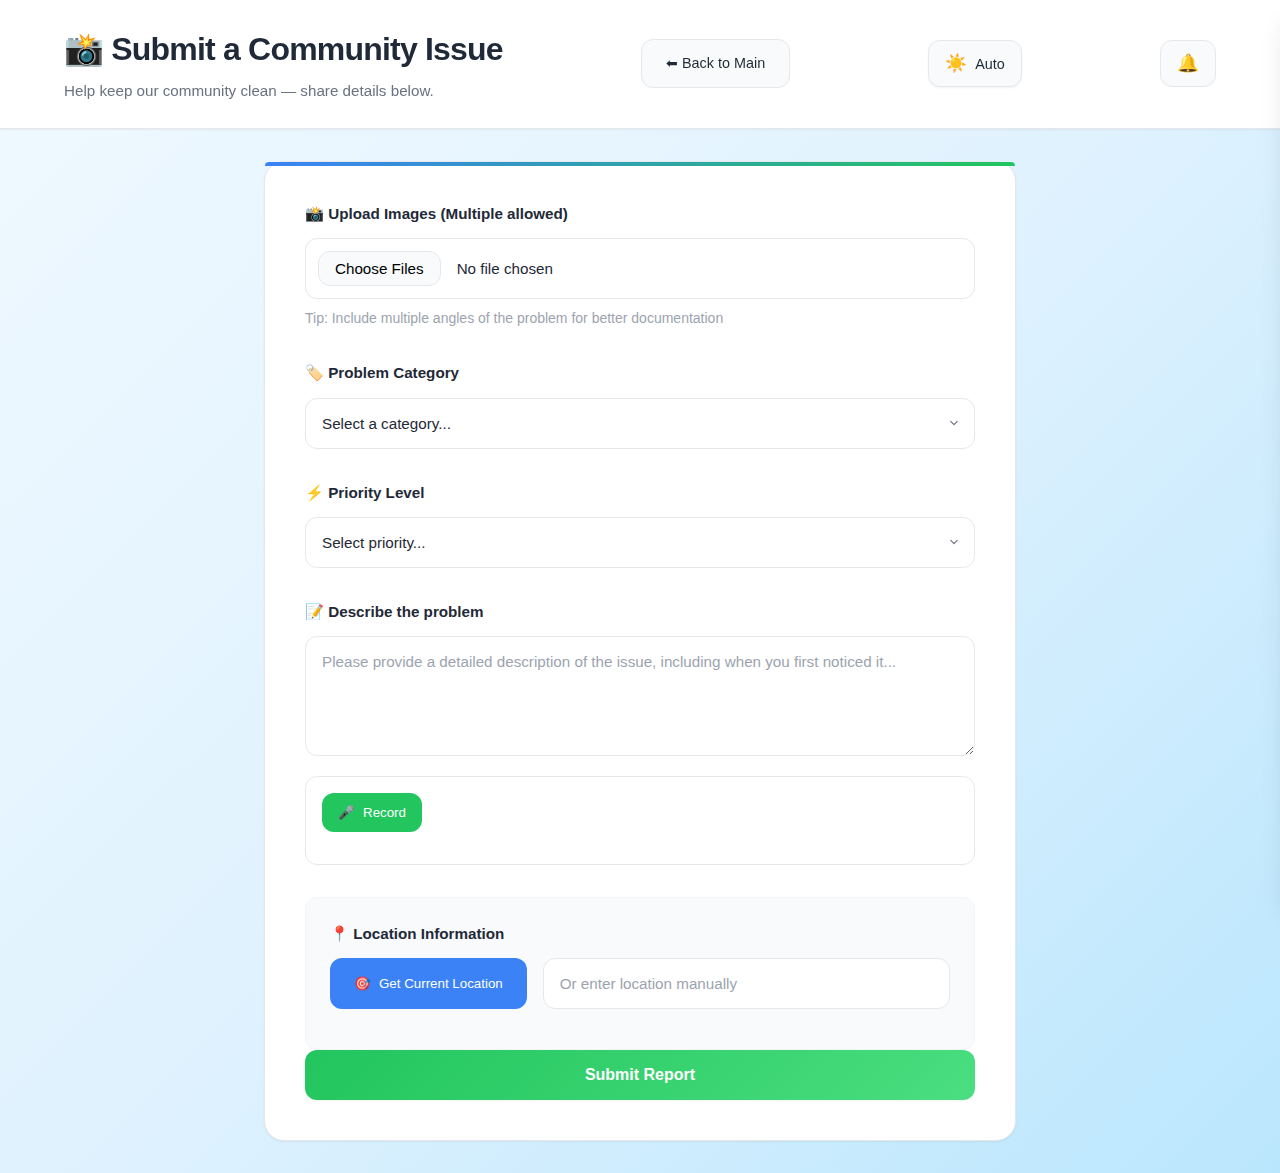
<file: request.html>
<!DOCTYPE html>
<html lang="en">
<head>
  <meta charset="UTF-8">
  <meta name="viewport" content="width=device-width, initial-scale=1.0">
  <title>Generate Request</title>
  <link rel="stylesheet" href="request-modern.css">
  <link rel="stylesheet" href="global-enhancements.css">
  <script src="theme-system.js"></script>
  <script src="notification-system.js"></script>
  <script src="voice-recorder.js"></script>
</head>
<body>
  <header>
    <div class="header-inner">
      <div>
        <h1>📸 Submit a Community Issue</h1>
        <p class="subtitle">Help keep our community clean — share details below.</p>
      </div>
      <a href="Index.html" class="back">⬅ Back to Main</a>
    </div>
  </header>

  <main>
    <form id="requestForm">
      <div class="form-group">
        <label for="image">📸 Upload Images (Multiple allowed)</label>
        <input type="file" id="image" accept="image/*" capture="environment" multiple>
        <small>Tip: Include multiple angles of the problem for better documentation</small>
      </div>
      
      <div class="form-group">
        <label for="category">🏷️ Problem Category</label>
        <select id="category" required>
          <option value="">Select a category...</option>
          <option value="waste">🗑️ Waste Management</option>
          <option value="infrastructure">🚧 Infrastructure</option>
          <option value="environment">🌱 Environmental</option>
          <option value="pollution">💨 Pollution</option>
          <option value="other">📝 Other</option>
        </select>
      </div>
      
      <div class="form-group">
        <label for="priority">⚡ Priority Level</label>
        <select id="priority" required>
          <option value="">Select priority...</option>
          <option value="low">🟢 Low - Minor issue</option>
          <option value="medium">🟡 Medium - Needs attention</option>
          <option value="high">🔴 High - Urgent</option>
        </select>
      </div>
      
      <div class="form-group">
        <label for="description">📝 Describe the problem</label>
        <textarea id="description" rows="4" required placeholder="Please provide a detailed description of the issue, including when you first noticed it..."></textarea>
      </div>
      
      <div class="form-group location-group">
        <label>📍 Location Information</label>
        <div class="location-controls">
          <button type="button" id="getLocation" class="location-btn">
            <span class="icon">🎯</span> Get Current Location
          </button>
          <input type="text" id="manualLocation" placeholder="Or enter location manually">
        </div>
        <div id="locationStatus" class="location-status"></div>
      </div>
      
      <button type="submit" id="submitBtn">
        <span class="btn-text">Submit Report</span>
      </button>
    </form>
    
    <div id="status" class="status-message"></div>
  </main>

  <script src="request.js"></script>
</body>
</html>
</file>
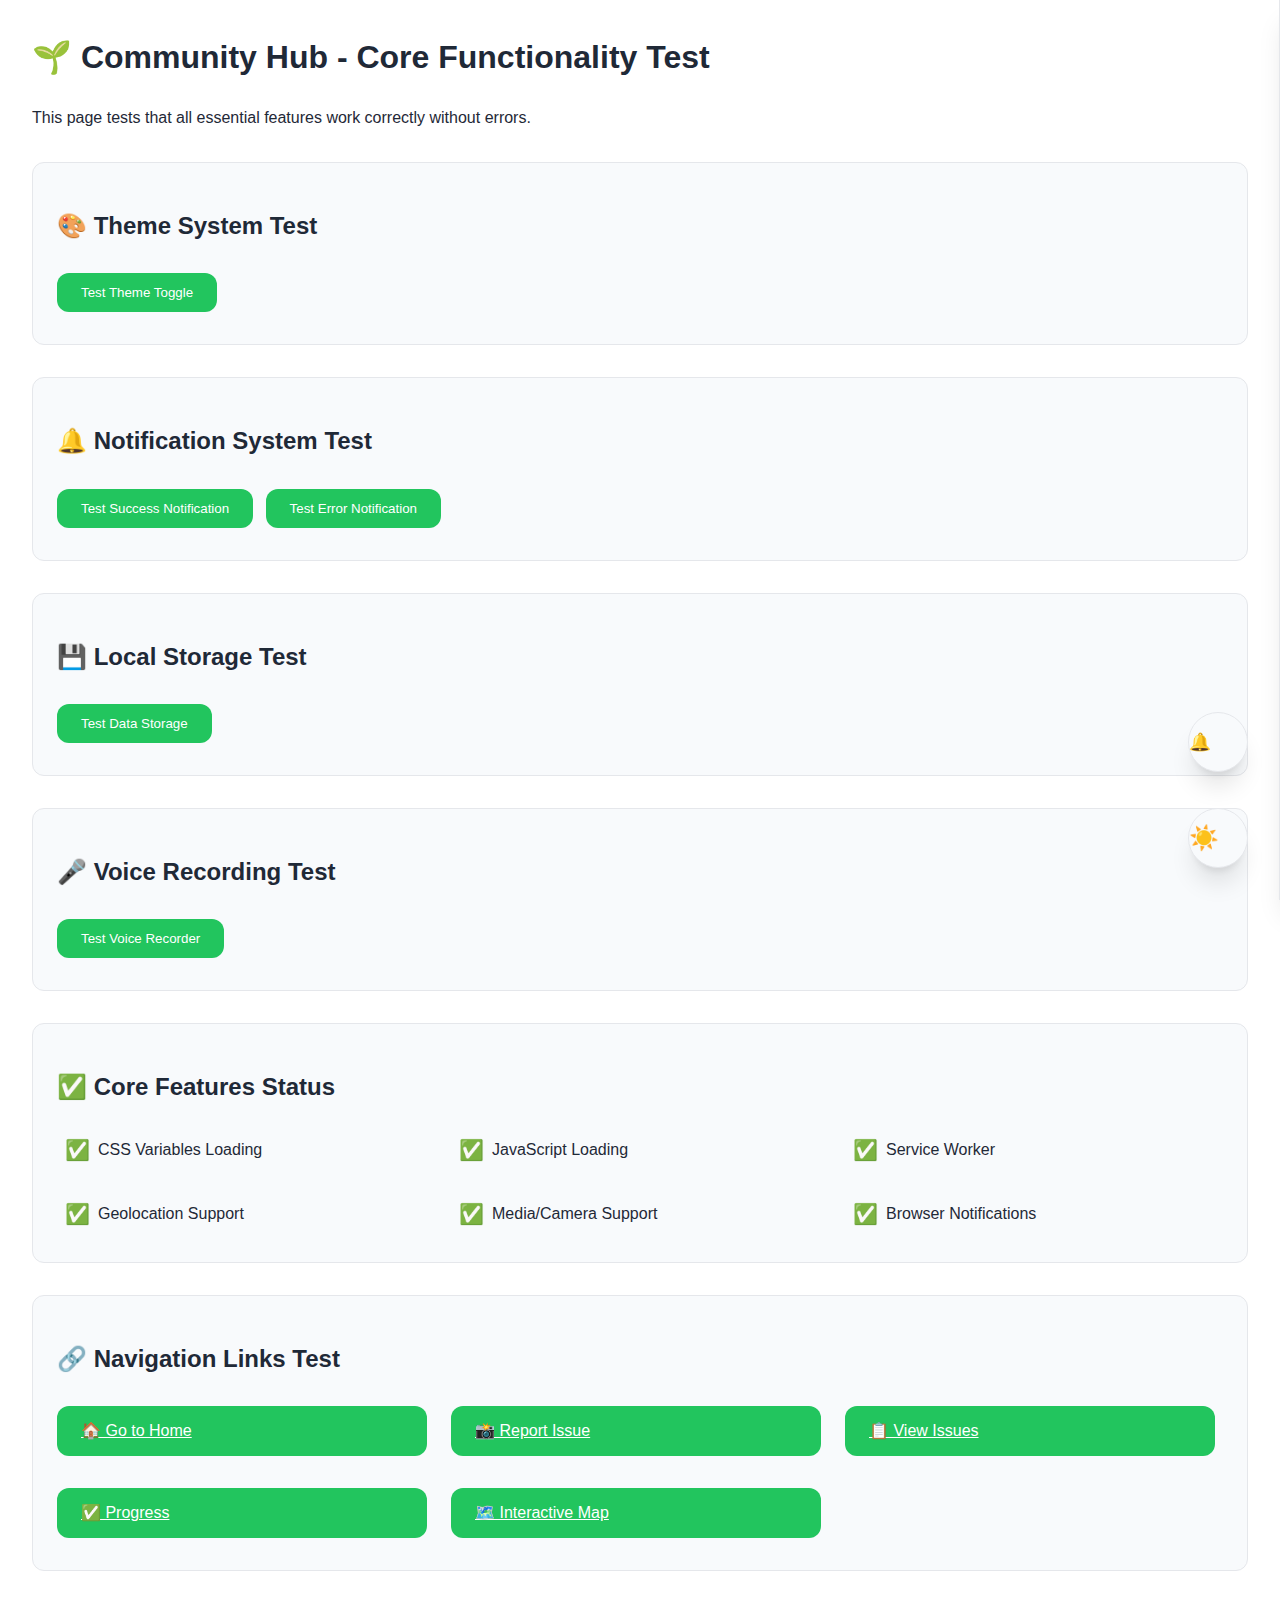
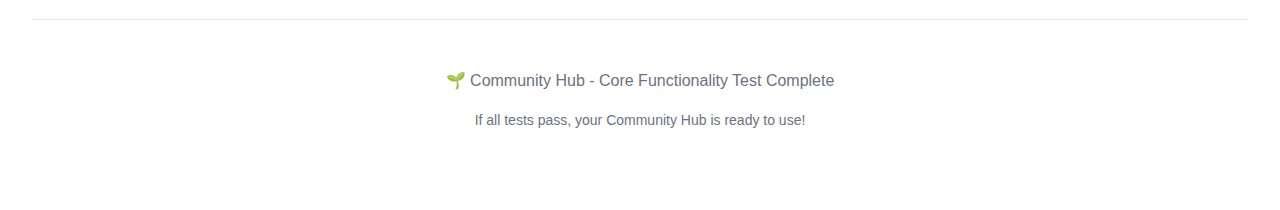
<file: test.html>
<!DOCTYPE html>
<html lang="en">
<head>
  <meta charset="UTF-8">
  <meta name="viewport" content="width=device-width, initial-scale=1.0">
  <title>Core Functionality Test</title>
  <link rel="stylesheet" href="global-enhancements.css">
  <script src="theme-system.js"></script>
  <script src="notification-system.js"></script>
  <style>
    body {
      font-family: -apple-system, BlinkMacSystemFont, sans-serif;
      margin: 2rem;
      background: var(--surface, #ffffff);
      color: var(--text-primary, #1f2937);
      line-height: 1.6;
    }
    
    .test-section {
      margin: 2rem 0;
      padding: 1.5rem;
      border: 1px solid var(--border, #e5e7eb);
      border-radius: var(--radius, 12px);
      background: var(--surface-dark, #f8fafc);
    }
    
    .test-button {
      background: var(--primary, #22c55e);
      color: white;
      border: none;
      padding: 0.75rem 1.5rem;
      border-radius: var(--radius, 12px);
      cursor: pointer;
      margin: 0.5rem 0.5rem 0.5rem 0;
      transition: var(--transition);
    }
    
    .test-button:hover {
      background: var(--primary-dark, #15803d);
      transform: translateY(-1px);
    }
    
    .status {
      margin-top: 1rem;
      padding: 1rem;
      border-radius: var(--radius, 8px);
      font-weight: 500;
    }
    
    .status.success {
      background: #ecfdf5;
      color: #065f46;
      border: 1px solid #d1fae5;
    }
    
    .status.error {
      background: #fef2f2;
      color: #991b1b;
      border: 1px solid #fecaca;
    }
    
    .feature-grid {
      display: grid;
      grid-template-columns: repeat(auto-fit, minmax(300px, 1fr));
      gap: 1rem;
      margin-top: 1rem;
    }
    
    .feature-check {
      display: flex;
      align-items: center;
      gap: 0.5rem;
      padding: 0.5rem;
    }
    
    .check-icon {
      font-size: 1.25rem;
    }
  </style>
</head>
<body>
  <h1>🌱 Community Hub - Core Functionality Test</h1>
  <p>This page tests that all essential features work correctly without errors.</p>

  <div class="test-section">
    <h2>🎨 Theme System Test</h2>
    <button class="test-button" onclick="testThemeSystem()">Test Theme Toggle</button>
    <div id="themeStatus" class="status" style="display: none;"></div>
  </div>

  <div class="test-section">
    <h2>🔔 Notification System Test</h2>
    <button class="test-button" onclick="testNotifications()">Test Success Notification</button>
    <button class="test-button" onclick="testErrorNotification()">Test Error Notification</button>
    <div id="notificationStatus" class="status" style="display: none;"></div>
  </div>

  <div class="test-section">
    <h2>💾 Local Storage Test</h2>
    <button class="test-button" onclick="testLocalStorage()">Test Data Storage</button>
    <div id="storageStatus" class="status" style="display: none;"></div>
  </div>

  <div class="test-section">
    <h2>🎤 Voice Recording Test</h2>
    <button class="test-button" onclick="testVoiceRecorder()">Test Voice Recorder</button>
    <div id="voiceStatus" class="status" style="display: none;"></div>
  </div>

  <div class="test-section">
    <h2>✅ Core Features Status</h2>
    <div class="feature-grid">
      <div class="feature-check">
        <span class="check-icon" id="cssCheck">⏳</span>
        <span>CSS Variables Loading</span>
      </div>
      <div class="feature-check">
        <span class="check-icon" id="jsCheck">⏳</span>
        <span>JavaScript Loading</span>
      </div>
      <div class="feature-check">
        <span class="check-icon" id="serviceWorkerCheck">⏳</span>
        <span>Service Worker</span>
      </div>
      <div class="feature-check">
        <span class="check-icon" id="geoCheck">⏳</span>
        <span>Geolocation Support</span>
      </div>
      <div class="feature-check">
        <span class="check-icon" id="mediaCheck">⏳</span>
        <span>Media/Camera Support</span>
      </div>
      <div class="feature-check">
        <span class="check-icon" id="notificationCheck">⏳</span>
        <span>Browser Notifications</span>
      </div>
    </div>
  </div>

  <div class="test-section">
    <h2>🔗 Navigation Links Test</h2>
    <div class="feature-grid">
      <a href="Index.html" class="test-button">🏠 Go to Home</a>
      <a href="request.html" class="test-button">📸 Report Issue</a>
      <a href="listed.html" class="test-button">📋 View Issues</a>
      <a href="progress.html" class="test-button">✅ Progress</a>
      <a href="map.html" class="test-button">🗺️ Interactive Map</a>
    </div>
  </div>

  <script>
    // Test theme system
    function testThemeSystem() {
      const status = document.getElementById('themeStatus');
      status.style.display = 'block';
      
      try {
        if (typeof window.themeSystem !== 'undefined' || document.documentElement.getAttribute('data-theme')) {
          status.className = 'status success';
          status.textContent = '✅ Theme system is working! Check the theme toggle in the header.';
        } else {
          status.className = 'status error';
          status.textContent = '⚠️ Theme system may not be fully loaded, but basic functionality should work.';
        }
      } catch (error) {
        status.className = 'status error';
        status.textContent = '❌ Theme system error: ' + error.message;
      }
    }

    // Test notifications
    function testNotifications() {
      const status = document.getElementById('notificationStatus');
      status.style.display = 'block';
      
      try {
        if (typeof window.notifications !== 'undefined' && window.notifications.success) {
          window.notifications.success('🎉 Notifications are working perfectly!');
          status.className = 'status success';
          status.textContent = '✅ Notification system is working! Check the top-right corner.';
        } else {
          status.className = 'status error';
          status.textContent = '⚠️ Notification system not fully loaded. Basic alerts will work instead.';
          alert('✅ Basic notifications are working!');
        }
      } catch (error) {
        status.className = 'status error';
        status.textContent = '❌ Notification error: ' + error.message;
      }
    }

    function testErrorNotification() {
      const status = document.getElementById('notificationStatus');
      status.style.display = 'block';
      
      try {
        if (typeof window.notifications !== 'undefined' && window.notifications.error) {
          window.notifications.error('⚠️ This is a test error notification.');
          status.className = 'status success';
          status.textContent = '✅ Error notifications are working!';
        } else {
          alert('⚠️ This is a test error notification (fallback).');
          status.className = 'status success';
          status.textContent = '✅ Fallback notifications are working!';
        }
      } catch (error) {
        status.className = 'status error';
        status.textContent = '❌ Error notification failed: ' + error.message;
      }
    }

    // Test local storage
    function testLocalStorage() {
      const status = document.getElementById('storageStatus');
      status.style.display = 'block';
      
      try {
        const testKey = 'community_hub_test';
        const testData = { test: true, timestamp: Date.now() };
        
        localStorage.setItem(testKey, JSON.stringify(testData));
        const retrieved = JSON.parse(localStorage.getItem(testKey));
        
        if (retrieved && retrieved.test === true) {
          localStorage.removeItem(testKey);
          status.className = 'status success';
          status.textContent = '✅ Local storage is working! Data can be saved and retrieved.';
        } else {
          status.className = 'status error';
          status.textContent = '❌ Local storage test failed - data not retrieved correctly.';
        }
      } catch (error) {
        status.className = 'status error';
        status.textContent = '❌ Local storage error: ' + error.message;
      }
    }

    // Test voice recorder
    function testVoiceRecorder() {
      const status = document.getElementById('voiceStatus');
      status.style.display = 'block';
      
      try {
        if (typeof window.voiceRecorder !== 'undefined') {
          status.className = 'status success';
          status.textContent = '✅ Voice recorder is loaded! Go to Report Issue page to test recording.';
        } else if (navigator.mediaDevices && navigator.mediaDevices.getUserMedia) {
          status.className = 'status success';
          status.textContent = '✅ Voice recording API is supported by your browser!';
        } else {
          status.className = 'status error';
          status.textContent = '⚠️ Voice recording not supported in this browser.';
        }
      } catch (error) {
        status.className = 'status error';
        status.textContent = '❌ Voice recorder error: ' + error.message;
      }
    }

    // Auto-run feature checks when page loads
    document.addEventListener('DOMContentLoaded', function() {
      // Check CSS variables
      const cssCheck = document.getElementById('cssCheck');
      const computedStyle = getComputedStyle(document.documentElement);
      const primaryColor = computedStyle.getPropertyValue('--primary');
      
      if (primaryColor.trim()) {
        cssCheck.textContent = '✅';
      } else {
        cssCheck.textContent = '❌';
      }

      // Check JavaScript loading
      const jsCheck = document.getElementById('jsCheck');
      jsCheck.textContent = '✅';

      // Check service worker
      const swCheck = document.getElementById('serviceWorkerCheck');
      if ('serviceWorker' in navigator) {
        swCheck.textContent = '✅';
      } else {
        swCheck.textContent = '❌';
      }

      // Check geolocation
      const geoCheck = document.getElementById('geoCheck');
      if ('geolocation' in navigator) {
        geoCheck.textContent = '✅';
      } else {
        geoCheck.textContent = '❌';
      }

      // Check media devices
      const mediaCheck = document.getElementById('mediaCheck');
      if (navigator.mediaDevices && navigator.mediaDevices.getUserMedia) {
        mediaCheck.textContent = '✅';
      } else {
        mediaCheck.textContent = '❌';
      }

      // Check notifications
      const notificationCheck = document.getElementById('notificationCheck');
      if ('Notification' in window) {
        notificationCheck.textContent = '✅';
      } else {
        notificationCheck.textContent = '❌';
      }

      // Auto-show success message
      setTimeout(() => {
        if (typeof window.notifications !== 'undefined' && window.notifications.info) {
          window.notifications.info('🧪 Test page loaded successfully! All core systems are ready.');
        }
      }, 1000);
    });
  </script>

  <script src="voice-recorder.js"></script>
  
  <footer style="margin-top: 3rem; padding: 2rem; text-align: center; border-top: 1px solid var(--border, #e5e7eb); color: var(--text-secondary, #6b7280);">
    <p>🌱 Community Hub - Core Functionality Test Complete</p>
    <p style="font-size: 0.875rem;">If all tests pass, your Community Hub is ready to use!</p>
  </footer>
</body>
</html>
</file>
<file: global-enhancements.css>
/**
 * Global Enhancement Styles
 * Supporting modern loading states, micro-interactions, and accessibility
 */

/* Global CSS Variables */
:root {
  /* Base Colors */
  --primary: #22c55e;
  --primary-light: #4ade80;
  --primary-dark: #15803d;
  --accent: #3b82f6;
  --accent-light: #60a5fa;
  --surface: #ffffff;
  --surface-dark: #f8fafc;
  --surface-darker: #f1f5f9;
  --text-primary: #1f2937;
  --text-secondary: #6b7280;
  --text-light: #9ca3af;
  --border: #e5e7eb;
  --border-light: #f3f4f6;
  
  /* Status Colors */
  --success: #10b981;
  --error: #ef4444;
  --warning: #f59e0b;
  --info: #3b82f6;
  --error-light: #fecaca;
  
  /* Shadows */
  --shadow-sm: 0 1px 2px 0 rgb(0 0 0 / 0.05);
  --shadow-md: 0 4px 6px -1px rgb(0 0 0 / 0.1), 0 2px 4px -2px rgb(0 0 0 / 0.1);
  --shadow-lg: 0 10px 15px -3px rgb(0 0 0 / 0.1), 0 4px 6px -4px rgb(0 0 0 / 0.1);
  --shadow-xl: 0 20px 25px -5px rgb(0 0 0 / 0.1), 0 8px 10px -6px rgb(0 0 0 / 0.1);
  
  /* Borders and Spacing */
  --radius: 12px;
  --radius-lg: 16px;
  --radius-xl: 20px;
  --transition: all 0.3s cubic-bezier(0.4, 0, 0.2, 1);
}

/* Loading Spinners */
.loading-spinner {
  display: inline-block;
  width: 1rem;
  height: 1rem;
  border: 2px solid rgba(255, 255, 255, 0.3);
  border-radius: 50%;
  border-top-color: currentColor;
  animation: spin 1s linear infinite;
}

.loading-spinner.small {
  width: 0.75rem;
  height: 0.75rem;
  border-width: 1.5px;
}

.loading-spinner.large {
  width: 2rem;
  height: 2rem;
  border-width: 3px;
}

@keyframes spin {
  to { transform: rotate(360deg); }
}

/* Button Loading States */
button.loading {
  position: relative;
  color: rgba(255, 255, 255, 0.8) !important;
  cursor: not-allowed !important;
  pointer-events: none;
}

button.loading .loading-spinner {
  margin-right: 0.5rem;
  vertical-align: middle;
}

/* Form Loading Overlay */
.form-loading-overlay {
  position: absolute;
  top: 0;
  left: 0;
  right: 0;
  bottom: 0;
  background: rgba(255, 255, 255, 0.9);
  backdrop-filter: blur(8px);
  display: flex;
  align-items: center;
  justify-content: center;
  z-index: 1000;
  border-radius: inherit;
  animation: fadeIn 0.3s ease;
}

.loading-content {
  text-align: center;
  color: var(--text-primary, #1f2937);
}

.loading-content p {
  margin-top: 1rem;
  font-weight: 500;
  color: var(--text-secondary, #6b7280);
}

/* Button Press Effects */
.pressed {
  transform: scale(0.98) !important;
  transition: transform 0.1s ease !important;
}

/* Enhanced Hover States */
.card.hovered,
.problem-item.hovered,
.resolution-item.hovered,
.stat-card.hovered {
  transform: translateY(-4px) scale(1.02);
}

/* Focus Enhancements */
.form-group.focused {
  position: relative;
}

.form-group.focused::before {
  content: '';
  position: absolute;
  top: 0;
  left: 0;
  right: 0;
  bottom: 0;
  border: 2px solid var(--primary, #22c55e);
  border-radius: var(--radius, 12px);
  opacity: 0.2;
  pointer-events: none;
  animation: focusGlow 0.3s ease;
}

@keyframes focusGlow {
  from {
    opacity: 0;
    transform: scale(1.05);
  }
  to {
    opacity: 0.2;
    transform: scale(1);
  }
}

/* Floating Labels */
.form-group label.floating {
  transform: translateY(-0.5rem) scale(0.9);
  color: var(--primary, #22c55e);
  font-weight: 600;
}

/* Toast Notifications */
.toast {
  position: fixed;
  top: 2rem;
  right: 2rem;
  background: var(--surface, #ffffff);
  border: 1px solid var(--border, #e5e7eb);
  border-radius: var(--radius, 12px);
  box-shadow: var(--shadow-lg, 0 10px 15px -3px rgb(0 0 0 / 0.1));
  z-index: 9999;
  transform: translateX(400px);
  opacity: 0;
  transition: all 0.3s cubic-bezier(0.4, 0, 0.2, 1);
  min-width: 300px;
  max-width: 500px;
}

.toast.show {
  transform: translateX(0);
  opacity: 1;
}

.toast-content {
  padding: 1rem 1.5rem;
  display: flex;
  align-items: center;
  justify-content: space-between;
  gap: 1rem;
}

.toast-message {
  flex: 1;
  color: var(--text-primary, #1f2937);
  font-weight: 500;
}

.toast-close {
  background: none;
  border: none;
  font-size: 1.25rem;
  color: var(--text-light, #9ca3af);
  cursor: pointer;
  padding: 0;
  width: 24px;
  height: 24px;
  display: flex;
  align-items: center;
  justify-content: center;
  border-radius: 50%;
  transition: all 0.2s ease;
}

.toast-close:hover {
  background: var(--error-light, #fecaca);
  color: var(--error, #ef4444);
}

/* Toast Types */
.toast-success {
  border-left: 4px solid var(--success, #10b981);
}

.toast-error {
  border-left: 4px solid var(--error, #ef4444);
}

.toast-warning {
  border-left: 4px solid var(--warning, #f59e0b);
}

.toast-info {
  border-left: 4px solid var(--info, #3b82f6);
}

/* Keyboard Navigation Styles */
.keyboard-navigation *:focus {
  outline: 2px solid var(--primary, #22c55e);
  outline-offset: 2px;
}

.keyboard-navigation button:focus,
.keyboard-navigation .btn:focus {
  box-shadow: 0 0 0 3px rgba(34, 197, 94, 0.3);
}

/* Screen Reader Only */
.sr-only {
  position: absolute;
  width: 1px;
  height: 1px;
  padding: 0;
  margin: -1px;
  overflow: hidden;
  clip: rect(0, 0, 0, 0);
  white-space: nowrap;
  border: 0;
}

/* Skip Link */
.skip-link {
  position: absolute;
  top: -40px;
  left: 6px;
  background: var(--primary, #22c55e);
  color: white;
  padding: 8px;
  z-index: 10000;
  text-decoration: none;
  border-radius: 4px;
  font-weight: 600;
}

.skip-link:focus {
  top: 6px;
}

/* Animation Classes */
.animate-ready {
  opacity: 0;
  transform: translateY(30px);
  transition: all 0.6s cubic-bezier(0.4, 0, 0.2, 1);
}

.animate-in {
  opacity: 1;
  transform: translateY(0);
}

/* Staggered animations */
.animate-ready:nth-child(1) { transition-delay: 0.1s; }
.animate-ready:nth-child(2) { transition-delay: 0.2s; }
.animate-ready:nth-child(3) { transition-delay: 0.3s; }
.animate-ready:nth-child(4) { transition-delay: 0.4s; }
.animate-ready:nth-child(5) { transition-delay: 0.5s; }

/* Lazy Loading Images */
img.lazy-loading {
  opacity: 0;
  transition: opacity 0.3s ease;
  background: var(--surface-dark, #f8fafc);
}

img.lazy-loaded {
  opacity: 1;
}

/* Enhanced Card Interactions */
.card, .problem-item, .resolution-item, .stat-card {
  cursor: pointer;
  will-change: transform;
}

.card:active, .problem-item:active, .resolution-item:active, .stat-card:active {
  transform: scale(0.99);
}

/* Link Loading States */
a.loading {
  pointer-events: none;
  opacity: 0.7;
}

/* Progress Bars with Animation */
.progress-bar {
  position: relative;
  overflow: hidden;
}

.progress-bar::after {
  content: '';
  position: absolute;
  top: 0;
  left: 0;
  bottom: 0;
  width: 100%;
  background: linear-gradient(90deg, transparent, rgba(255, 255, 255, 0.4), transparent);
  animation: progressShine 2s infinite;
  transform: translateX(-100%);
}

@keyframes progressShine {
  to {
    transform: translateX(100%);
  }
}

/* Mobile Enhancements */
@media (max-width: 768px) {
  .toast {
    top: 1rem;
    right: 1rem;
    left: 1rem;
    min-width: auto;
    transform: translateY(-100px);
  }
  
  .toast.show {
    transform: translateY(0);
  }
  
  .loading-spinner.large {
    width: 1.5rem;
    height: 1.5rem;
    border-width: 2px;
  }
}

/* Dark Mode Support */
@media (prefers-color-scheme: dark) {
  .form-loading-overlay {
    background: rgba(17, 24, 39, 0.9);
  }
  
  .loading-content {
    color: #f9fafb;
  }
  
  .loading-content p {
    color: #d1d5db;
  }
  
  .toast {
    background: #1f2937;
    border-color: #374151;
    color: #f9fafb;
  }
  
  .toast-message {
    color: #f9fafb;
  }
}

/* High Contrast Mode */
@media (prefers-contrast: high) {
  .loading-spinner {
    border-color: currentColor;
    border-top-color: transparent;
  }
  
  .toast {
    border-width: 2px;
  }
}

/* Reduced Motion */
@media (prefers-reduced-motion: reduce) {
  * {
    animation-duration: 0.01ms !important;
    animation-iteration-count: 1 !important;
    transition-duration: 0.01ms !important;
  }
  
  .loading-spinner {
    animation: none;
    border-top-color: currentColor;
  }
  
  .animate-ready {
    opacity: 1;
    transform: none;
  }
}

/* Utility Classes */
.fade-in {
  animation: fadeIn 0.3s ease;
}

.fade-out {
  animation: fadeOut 0.3s ease;
}

.slide-in-right {
  animation: slideInRight 0.4s ease;
}

.slide-out-right {
  animation: slideOutRight 0.3s ease;
}

@keyframes fadeIn {
  from { opacity: 0; }
  to { opacity: 1; }
}

@keyframes fadeOut {
  from { opacity: 1; }
  to { opacity: 0; }
}

@keyframes slideInRight {
  from { transform: translateX(100%); }
  to { transform: translateX(0); }
}

@keyframes slideOutRight {
  from { transform: translateX(0); }
  to { transform: translateX(100%); }
}

/* Print Styles */
@media print {
  .toast,
  .form-loading-overlay,
  .loading-spinner,
  button.loading {
    display: none !important;
  }
}
</file>
<file: request-modern.css>
/* Modern Professional Request Page Design */
@import url('https://fonts.googleapis.com/css2?family=Poppins:wght@300;400;500;600;700;800&family=Space+Grotesk:wght@300;400;500;600;700&family=JetBrains+Mono:wght@400;500&display=swap');

:root {
  --primary: #22c55e;
  --primary-light: #4ade80;
  --primary-dark: #15803d;
  --accent: #3b82f6;
  --accent-light: #60a5fa;
  --surface: #ffffff;
  --surface-dark: #f8fafc;
  --surface-darker: #f1f5f9;
  --text-primary: #1f2937;
  --text-secondary: #6b7280;
  --text-light: #9ca3af;
  --border: #e5e7eb;
  --border-light: #f3f4f6;
  --error: #ef4444;
  --error-light: #fecaca;
  --success: #10b981;
  --success-light: #d1fae5;
  --warning: #f59e0b;
  --warning-light: #fef3c7;
  --shadow-sm: 0 1px 2px 0 rgb(0 0 0 / 0.05);
  --shadow-md: 0 4px 6px -1px rgb(0 0 0 / 0.1), 0 2px 4px -2px rgb(0 0 0 / 0.1);
  --shadow-lg: 0 10px 15px -3px rgb(0 0 0 / 0.1), 0 4px 6px -4px rgb(0 0 0 / 0.1);
  --shadow-xl: 0 20px 25px -5px rgb(0 0 0 / 0.1), 0 8px 10px -6px rgb(0 0 0 / 0.1);
  --radius: 12px;
  --radius-lg: 16px;
  --radius-xl: 20px;
  --transition: all 0.3s cubic-bezier(0.4, 0, 0.2, 1);
}

* {
  margin: 0;
  padding: 0;
  box-sizing: border-box;
}

body {
  font-family: 'Poppins', -apple-system, BlinkMacSystemFont, sans-serif;
  background: linear-gradient(135deg, #f0f9ff 0%, #e0f2fe 50%, #bae6fd 100%);
  color: var(--text-primary);
  min-height: 100vh;
  line-height: 1.6;
  font-weight: 400;
  -webkit-font-smoothing: antialiased;
  -moz-osx-font-smoothing: grayscale;
}

/* Header Section */
header {
  background: var(--surface);
  border-bottom: 1px solid var(--border);
  box-shadow: var(--shadow-sm);
  position: sticky;
  top: 0;
  z-index: 100;
}

.header-inner {
  max-width: 1200px;
  margin: 0 auto;
  padding: 1.5rem 1.5rem;
  display: flex;
  align-items: center;
  justify-content: space-between;
}

header h1 {
  font-family: 'Space Grotesk', sans-serif;
  font-size: clamp(1.5rem, 4vw, 2rem);
  font-weight: 700;
  color: var(--text-primary);
  margin-bottom: 0.25rem;
  letter-spacing: -0.025em;
  display: flex;
  align-items: center;
  gap: 0.5rem;
}

.subtitle {
  font-size: 0.95rem;
  color: var(--text-secondary);
  font-weight: 400;
  margin: 0;
}

.back {
  background: var(--surface-dark);
  border: 1px solid var(--border);
  color: var(--text-primary);
  padding: 0.75rem 1.5rem;
  border-radius: var(--radius);
  text-decoration: none;
  font-weight: 500;
  font-size: 0.9rem;
  transition: var(--transition);
  display: flex;
  align-items: center;
  gap: 0.5rem;
}

.back:hover {
  background: var(--primary);
  border-color: var(--primary);
  color: white;
  transform: translateY(-1px);
  box-shadow: var(--shadow-md);
}

/* Main Content */
main {
  max-width: 800px;
  margin: 2rem auto;
  padding: 0 1.5rem;
}

/* Form Container */
form {
  background: var(--surface);
  border: 1px solid var(--border);
  border-radius: var(--radius-xl);
  padding: 2.5rem;
  box-shadow: var(--shadow-sm);
  position: relative;
  margin-bottom: 2rem;
}

form::before {
  content: '';
  position: absolute;
  top: 0;
  left: 0;
  right: 0;
  height: 4px;
  background: linear-gradient(135deg, var(--accent), var(--primary));
  border-radius: var(--radius-xl) var(--radius-xl) 0 0;
}

/* Form Groups */
.form-group {
  margin-bottom: 2rem;
}

.form-group:last-of-type {
  margin-bottom: 0;
}

label {
  display: block;
  font-weight: 600;
  color: var(--text-primary);
  margin-bottom: 0.75rem;
  font-size: 0.95rem;
  display: flex;
  align-items: center;
  gap: 0.5rem;
}

/* Input Styles */
input[type="text"],
input[type="email"],
input[type="tel"],
input[type="file"],
select,
textarea {
  width: 100%;
  padding: 1rem;
  border: 1px solid var(--border);
  border-radius: var(--radius);
  background: var(--surface);
  color: var(--text-primary);
  font-family: inherit;
  font-size: 0.95rem;
  transition: var(--transition);
  outline: none;
}

input:focus,
select:focus,
textarea:focus {
  border-color: var(--primary);
  box-shadow: 0 0 0 3px rgb(34 197 94 / 0.1);
}

input::placeholder,
textarea::placeholder {
  color: var(--text-light);
}

/* File Input */
input[type="file"] {
  padding: 0.75rem;
  cursor: pointer;
}

input[type="file"]::-webkit-file-upload-button {
  background: var(--surface-dark);
  border: 1px solid var(--border);
  border-radius: var(--radius);
  padding: 0.5rem 1rem;
  margin-right: 1rem;
  cursor: pointer;
  transition: var(--transition);
}

input[type="file"]::-webkit-file-upload-button:hover {
  background: var(--primary);
  border-color: var(--primary);
  color: white;
}

/* Select Styles */
select {
  cursor: pointer;
  background-image: url("data:image/svg+xml,%3csvg xmlns='http://www.w3.org/2000/svg' fill='none' viewBox='0 0 20 20'%3e%3cpath stroke='%236b7280' stroke-linecap='round' stroke-linejoin='round' stroke-width='1.5' d='m6 8 4 4 4-4'/%3e%3c/svg%3e");
  background-position: right 0.75rem center;
  background-repeat: no-repeat;
  background-size: 1rem;
  padding-right: 2.5rem;
  appearance: none;
}

/* Textarea */
textarea {
  resize: vertical;
  min-height: 120px;
  font-family: inherit;
}

/* Location Group */
.location-group {
  border: 1px solid var(--border-light);
  border-radius: var(--radius);
  padding: 1.5rem;
  background: var(--surface-dark);
}

.location-controls {
  display: flex;
  gap: 1rem;
  margin-bottom: 1rem;
}

.location-btn {
  background: var(--accent);
  color: white;
  border: none;
  padding: 0.75rem 1.5rem;
  border-radius: var(--radius);
  font-weight: 500;
  cursor: pointer;
  transition: var(--transition);
  display: flex;
  align-items: center;
  gap: 0.5rem;
  white-space: nowrap;
}

.location-btn:hover {
  background: var(--accent-light);
  transform: translateY(-1px);
  box-shadow: var(--shadow-md);
}

.location-btn:disabled {
  opacity: 0.6;
  cursor: not-allowed;
  transform: none;
}

#manualLocation {
  flex: 1;
}

.location-status {
  font-size: 0.875rem;
  padding: 0.75rem;
  border-radius: var(--radius);
  margin-top: 0.5rem;
  display: none;
}

.location-status.success {
  background: var(--success-light);
  color: var(--success);
  border: 1px solid var(--success);
  display: block;
}

.location-status.error {
  background: var(--error-light);
  color: var(--error);
  border: 1px solid var(--error);
  display: block;
}

/* Submit Button */
button[type="submit"] {
  background: linear-gradient(135deg, var(--primary), var(--primary-light));
  color: white;
  border: none;
  padding: 1rem 2rem;
  border-radius: var(--radius);
  font-weight: 600;
  font-size: 1rem;
  cursor: pointer;
  transition: var(--transition);
  width: 100%;
  position: relative;
  overflow: hidden;
  box-shadow: var(--shadow-sm);
}

button[type="submit"]:hover {
  transform: translateY(-2px);
  box-shadow: var(--shadow-lg);
}

button[type="submit"]:active {
  transform: translateY(0);
  box-shadow: var(--shadow-sm);
}

button[type="submit"]:disabled {
  opacity: 0.6;
  cursor: not-allowed;
  transform: none;
}

/* Loading State */
.loading {
  position: relative;
  color: transparent;
}

.loading::after {
  content: '';
  position: absolute;
  width: 20px;
  height: 20px;
  top: 50%;
  left: 50%;
  margin-left: -10px;
  margin-top: -10px;
  border: 2px solid transparent;
  border-top-color: white;
  border-radius: 50%;
  animation: spin 1s linear infinite;
}

@keyframes spin {
  0% { transform: rotate(0deg); }
  100% { transform: rotate(360deg); }
}

/* Status Message */
.status-message {
  margin-top: 1.5rem;
  padding: 1rem;
  border-radius: var(--radius);
  font-weight: 500;
  display: none;
}

.status-message.success {
  background: var(--success-light);
  color: var(--success);
  border: 1px solid var(--success);
  display: block;
}

.status-message.error {
  background: var(--error-light);
  color: var(--error);
  border: 1px solid var(--error);
  display: block;
}

/* Small Text */
small {
  display: block;
  margin-top: 0.5rem;
  color: var(--text-light);
  font-size: 0.875rem;
}

/* Responsive Design */
@media (max-width: 768px) {
  .header-inner {
    flex-direction: column;
    gap: 1rem;
    text-align: center;
    padding: 1rem 1.5rem;
  }
  
  .back {
    align-self: flex-end;
  }
  
  main {
    margin: 1rem auto;
  }
  
  form {
    padding: 1.5rem;
  }
  
  .location-controls {
    flex-direction: column;
  }
  
  .location-btn {
    width: 100%;
    justify-content: center;
  }
}

@media (max-width: 480px) {
  form {
    padding: 1rem;
    margin: 0 0 1rem;
  }
  
  .form-group {
    margin-bottom: 1.5rem;
  }
  
  label {
    font-size: 0.9rem;
  }
  
  input, select, textarea {
    padding: 0.875rem;
    font-size: 0.9rem;
  }
}

/* Focus Styles for Accessibility */
*:focus-visible {
  outline: 2px solid var(--primary);
  outline-offset: 2px;
}

/* Animations */
@keyframes fadeInUp {
  from {
    opacity: 0;
    transform: translateY(20px);
  }
  to {
    opacity: 1;
    transform: translateY(0);
  }
}

form {
  animation: fadeInUp 0.6s ease-out;
}

/* Reduced Motion */
@media (prefers-reduced-motion: reduce) {
  *,
  *::before,
  *::after {
    animation-duration: 0.01ms !important;
    animation-iteration-count: 1 !important;
    transition-duration: 0.01ms !important;
  }
}
</file>
